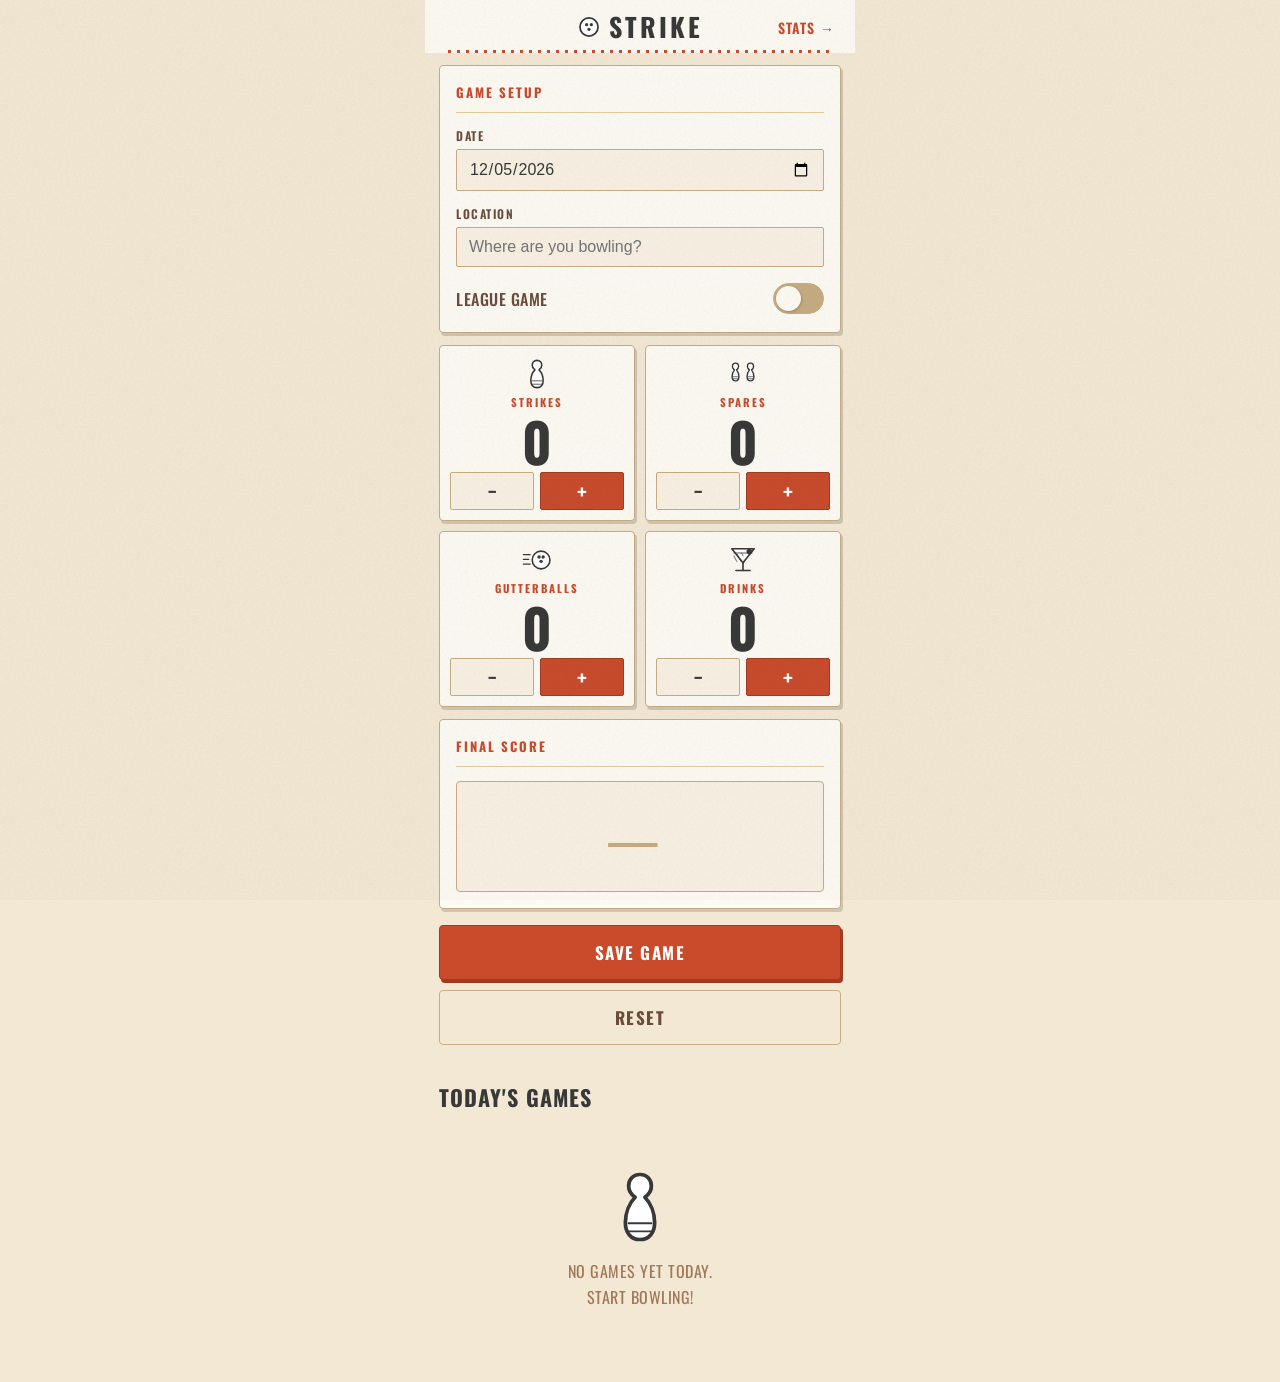
<file: index.html>
<!DOCTYPE html>
<html lang="en">
<head>
  <meta charset="UTF-8">
  <meta name="viewport" content="width=device-width, initial-scale=1, viewport-fit=cover">

  <!-- PWA / iOS home screen -->
  <meta name="apple-mobile-web-app-capable" content="yes">
  <meta name="apple-mobile-web-app-status-bar-style" content="default">
  <meta name="apple-mobile-web-app-title" content="Strike">
  <meta name="theme-color" content="#FDF8EE">
  <link rel="apple-touch-icon" href="./icon.svg">
  <link rel="manifest" href="./manifest.json">

  <!-- Fonts -->
  <link rel="preconnect" href="https://fonts.googleapis.com">
  <link rel="preconnect" href="https://fonts.gstatic.com" crossorigin>
  <link href="https://fonts.googleapis.com/css2?family=Oswald:wght@400;500;600;700&display=swap" rel="stylesheet">

  <link rel="stylesheet" href="./style.css">
  <title>Strike — Bowling Tracker</title>
</head>
<body>

<!-- ── Header ──────────────────────────────────────────── -->
<header class="app-header">
  <div class="app-header-top">
    <span class="nav-link" style="color:transparent;pointer-events:none" aria-hidden="true">·</span>
    <span class="app-title">
      <!-- Bowling ball mark -->
      <svg width="22" height="22" viewBox="0 0 28 28" fill="none" stroke="#383838" stroke-linecap="round" xmlns="http://www.w3.org/2000/svg" aria-hidden="true" style="flex-shrink:0">
        <circle cx="14" cy="14" r="11.5" fill="white" stroke-width="2.2"/>
        <circle cx="11" cy="11" r="2"    fill="#383838" stroke="none"/>
        <circle cx="17" cy="11" r="2"    fill="#383838" stroke="none"/>
        <circle cx="14" cy="17" r="2"    fill="#383838" stroke="none"/>
      </svg>
      Strike
    </span>
    <a href="./stats.html" class="nav-link">Stats →</a>
  </div>
  <div class="dot-rule"></div>
</header>

<!-- ── Main ────────────────────────────────────────────── -->
<main>

  <!-- Game Setup -->
  <div class="card">
    <div class="card-title">Game Setup</div>

    <div class="field">
      <label for="field-date">Date</label>
      <input type="date" id="field-date" autocomplete="off">
    </div>

    <div class="field">
      <label for="field-location">Location</label>
      <div class="field-location-wrap">
        <input type="text" id="field-location" placeholder="Where are you bowling?" autocomplete="off" autocapitalize="words">
        <div class="location-suggestions" id="location-suggestions" style="display:none"></div>
      </div>
    </div>

    <div class="field">
      <label class="toggle-row" for="field-league">
        <span class="toggle-row-label">League Game</span>
        <span class="toggle">
          <input type="checkbox" id="field-league">
          <span class="toggle-track"></span>
          <span class="toggle-thumb"></span>
        </span>
      </label>
    </div>
  </div>

  <!-- Counter Tiles -->
  <div class="counter-grid">

    <!-- STRIKES -->
    <div class="counter-tile">
      <div class="counter-tile-icon" aria-hidden="true">
        <!-- Single bowling pin -->
        <svg width="22" height="30" viewBox="0 0 32 44" fill="none" stroke="#383838" stroke-linecap="round" stroke-linejoin="round" xmlns="http://www.w3.org/2000/svg">
          <!-- Pin body: round head, narrow neck, wide body, stable base -->
          <path d="M16 2
            C20.5 2 23 5.5 23 9
            C23 12.5 21 14.5 19 16
            C22.5 19.5 25 25.5 25 31.5
            C25 38 21.5 42 16 42
            C10.5 42 7 38 7 31.5
            C7 25.5 9.5 19.5 13 16
            C11 14.5 9 12.5 9 9
            C9 5.5 11.5 2 16 2 Z"
            fill="white" stroke-width="2.3"/>
          <!-- Horizontal shading lines on lower body (vintage texture) -->
          <line x1="9"   y1="32" x2="23"  y2="32" stroke-width="1.1"/>
          <line x1="8.5" y1="37" x2="23.5" y2="37" stroke-width="1.1"/>
        </svg>
      </div>
      <div class="counter-tile-label">Strikes</div>
      <div class="counter-tile-value" id="cnt-strikes">0</div>
      <div class="counter-controls">
        <button class="counter-btn minus" onclick="decr('strikes')" aria-label="Remove strike">−</button>
        <button class="counter-btn plus"  onclick="incr('strikes')" aria-label="Add strike">+</button>
      </div>
    </div>

    <!-- SPARES -->
    <div class="counter-tile">
      <div class="counter-tile-icon" aria-hidden="true">
        <!-- Two pins side by side -->
        <svg width="30" height="26" viewBox="0 0 44 36" fill="none" stroke="#383838" stroke-linecap="round" stroke-linejoin="round" xmlns="http://www.w3.org/2000/svg">
          <!-- Left pin -->
          <path d="M11 2
            C14 2 15.5 4.5 15.5 7
            C15.5 9.5 14 11 12.5 12
            C14.5 14.5 16 18 16 21.5
            C16 25.5 14 28 11 28
            C8 28 6 25.5 6 21.5
            C6 18 7.5 14.5 9.5 12
            C8 11 6.5 9.5 6.5 7
            C6.5 4.5 8 2 11 2 Z"
            fill="white" stroke-width="2"/>
          <!-- Right pin -->
          <path d="M33 2
            C36 2 37.5 4.5 37.5 7
            C37.5 9.5 36 11 34.5 12
            C36.5 14.5 38 18 38 21.5
            C38 25.5 36 28 33 28
            C30 28 28 25.5 28 21.5
            C28 18 29.5 14.5 31.5 12
            C30 11 28.5 9.5 28.5 7
            C28.5 4.5 30 2 33 2 Z"
            fill="white" stroke-width="2"/>
          <!-- Shading lines left pin -->
          <line x1="6.5" y1="22" x2="15.5" y2="22" stroke-width="1"/>
          <line x1="6.5" y1="25" x2="15.5" y2="25" stroke-width="1"/>
          <!-- Shading lines right pin -->
          <line x1="28.5" y1="22" x2="37.5" y2="22" stroke-width="1"/>
          <line x1="28.5" y1="25" x2="37.5" y2="25" stroke-width="1"/>
        </svg>
      </div>
      <div class="counter-tile-label">Spares</div>
      <div class="counter-tile-value" id="cnt-spares">0</div>
      <div class="counter-controls">
        <button class="counter-btn minus" onclick="decr('spares')" aria-label="Remove spare">−</button>
        <button class="counter-btn plus"  onclick="incr('spares')" aria-label="Add spare">+</button>
      </div>
    </div>

    <!-- GUTTERBALLS -->
    <div class="counter-tile">
      <div class="counter-tile-icon" aria-hidden="true">
        <!-- Bowling ball with sideways motion lines (going into the gutter) -->
        <svg width="30" height="26" viewBox="0 0 44 36" fill="none" stroke="#383838" stroke-linecap="round" stroke-linejoin="round" xmlns="http://www.w3.org/2000/svg">
          <!-- Motion lines (left side — ball veered sideways) -->
          <line x1="2"  y1="10" x2="12" y2="10" stroke-width="1.8"/>
          <line x1="2"  y1="17" x2="10" y2="17" stroke-width="1.8"/>
          <line x1="2"  y1="24" x2="12" y2="24" stroke-width="1.8"/>
          <!-- Ball -->
          <circle cx="28" cy="18" r="13" fill="white" stroke-width="2.3"/>
          <!-- Finger holes (classic 3-hole bowling ball layout) -->
          <circle cx="25" cy="13.5" r="2.5" fill="#383838" stroke="none"/>
          <circle cx="31" cy="13.5" r="2.5" fill="#383838" stroke="none"/>
          <circle cx="28" cy="20"   r="2.5" fill="#383838" stroke="none"/>
        </svg>
      </div>
      <div class="counter-tile-label">Gutterballs</div>
      <div class="counter-tile-value" id="cnt-gutterballs">0</div>
      <div class="counter-controls">
        <button class="counter-btn minus" onclick="decr('gutterballs')" aria-label="Remove gutterball">−</button>
        <button class="counter-btn plus"  onclick="incr('gutterballs')" aria-label="Add gutterball">+</button>
      </div>
    </div>

    <!-- DRINKS -->
    <div class="counter-tile">
      <div class="counter-tile-icon" aria-hidden="true">
        <!-- Classic cocktail glass (martini style) with cherry — like Avondale's illustrations -->
        <svg width="26" height="28" viewBox="0 0 36 40" fill="none" stroke="#383838" stroke-linecap="round" stroke-linejoin="round" xmlns="http://www.w3.org/2000/svg">
          <!-- Cherry stem (drawn first, behind glass) -->
          <path d="M18 20 Q23 11 27 9" stroke-width="1.5" fill="none" stroke-linecap="round"/>
          <!-- Glass bowl: wide V shape -->
          <path d="M2 4 L34 4 L18 24 Z" fill="white" stroke-width="2.3" stroke-linejoin="round"/>
          <!-- Stem -->
          <line x1="18" y1="24" x2="18" y2="35" stroke-width="2.3"/>
          <!-- Base -->
          <line x1="8" y1="35" x2="28" y2="35" stroke-width="2.3"/>
          <!-- Liquid surface line inside bowl -->
          <line x1="5"  y1="10" x2="31" y2="10" stroke-width="1.1"/>
          <!-- Diagonal shading on lower half of bowl (vintage glass texture) -->
          <line x1="5"  y1="14" x2="9"  y2="22" stroke-width="1"/>
          <line x1="10" y1="12" x2="15" y2="22" stroke-width="1"/>
          <line x1="16" y1="10" x2="18" y2="14" stroke-width="1"/>
          <!-- Cherry (filled circle on rim) -->
          <circle cx="27" cy="8" r="4" fill="#383838" stroke="none"/>
        </svg>
      </div>
      <div class="counter-tile-label">Drinks</div>
      <div class="counter-tile-value" id="cnt-drinks">0</div>
      <div class="counter-controls">
        <button class="counter-btn minus" onclick="decr('drinks')" aria-label="Remove drink">−</button>
        <button class="counter-btn plus"  onclick="incr('drinks')" aria-label="Add drink">+</button>
      </div>
    </div>

  </div>

  <!-- Final Score -->
  <div class="card">
    <div class="card-title">Final Score</div>
    <input
      type="number"
      class="score-input"
      id="field-score"
      placeholder="—"
      min="0"
      max="300"
      inputmode="numeric"
      pattern="[0-9]*"
      autocomplete="off"
    >
  </div>

  <!-- Actions -->
  <div class="actions">
    <button class="btn btn-primary" id="save-btn" onclick="saveGame()">Save Game</button>
    <button class="btn btn-ghost" onclick="resetForm()">Reset</button>
  </div>

  <!-- Today's Games -->
  <div class="section-header">Today's Games</div>
  <div id="games-list"></div>

</main>

<div class="bottom-spacer"></div>

<script src="./app.js"></script>
<script>
'use strict';

// ── State ──────────────────────────────────────────────────────────────────

const counts = { strikes: 0, spares: 0, gutterballs: 0, drinks: 0 };

// ── Counter Actions ────────────────────────────────────────────────────────

function incr(key) {
  counts[key]++;
  document.getElementById('cnt-' + key).textContent = counts[key];
  persistDraft();
  if (navigator.vibrate) navigator.vibrate(8);
}

function decr(key) {
  if (counts[key] > 0) {
    counts[key]--;
    document.getElementById('cnt-' + key).textContent = counts[key];
    persistDraft();
  }
}

// ── Draft Persistence ──────────────────────────────────────────────────────
// Keeps in-progress game alive if you briefly close the app or take a call

function persistDraft() {
  DB.saveDraft({
    date:        document.getElementById('field-date').value,
    location:    document.getElementById('field-location').value,
    isLeague:    document.getElementById('field-league').checked,
    score:       document.getElementById('field-score').value,
    strikes:     counts.strikes,
    spares:      counts.spares,
    gutterballs: counts.gutterballs,
    drinks:      counts.drinks,
  });
}

function restoreDraft() {
  const draft = DB.getDraft();
  if (!draft) return;

  if (draft.date)     document.getElementById('field-date').value     = draft.date;
  if (draft.location) document.getElementById('field-location').value = draft.location;
  if (draft.isLeague) document.getElementById('field-league').checked = draft.isLeague;
  if (draft.score)    document.getElementById('field-score').value    = draft.score;

  ['strikes', 'spares', 'gutterballs', 'drinks'].forEach(k => {
    if (typeof draft[k] === 'number') {
      counts[k] = draft[k];
      document.getElementById('cnt-' + k).textContent = draft[k];
    }
  });
}

// ── Save Game ──────────────────────────────────────────────────────────────

function saveGame() {
  const date     = document.getElementById('field-date').value;
  const location = document.getElementById('field-location').value.trim();
  const scoreVal = document.getElementById('field-score').value;

  if (!date) {
    alert('Please enter a date for this game.');
    return;
  }

  const game = {
    id:          genId(),
    date,
    location:    location || 'Unknown Lanes',
    isLeague:    document.getElementById('field-league').checked,
    score:       scoreVal !== '' ? parseInt(scoreVal, 10) : null,
    strikes:     counts.strikes,
    spares:      counts.spares,
    gutterballs: counts.gutterballs,
    drinks:      counts.drinks,
    savedAt:     Date.now(),
  };

  DB.save(game);
  Locations.add(game.location); // save to recents
  DB.clearDraft();
  resetForm();
  renderTodayGames();
  flashSaved();
}

function flashSaved() {
  const btn = document.getElementById('save-btn');
  btn.textContent = '✓ Saved!';
  btn.classList.add('saved');
  setTimeout(() => {
    btn.textContent = 'Save Game';
    btn.classList.remove('saved');
  }, 1600);
}

// ── Reset Form ─────────────────────────────────────────────────────────────

function resetForm() {
  ['strikes', 'spares', 'gutterballs', 'drinks'].forEach(k => {
    counts[k] = 0;
    document.getElementById('cnt-' + k).textContent = '0';
  });
  document.getElementById('field-score').value    = '';
  document.getElementById('field-date').value     = todayISO();
  document.getElementById('field-location').value = '';
  document.getElementById('field-league').checked = false;
  DB.clearDraft();
}

// ── Delete Game ────────────────────────────────────────────────────────────

function deleteGame(id) {
  if (confirm('Delete this game?')) {
    DB.delete(id);
    renderTodayGames();
  }
}

// ── Render Today's Games ───────────────────────────────────────────────────

function renderTodayGames() {
  const container = document.getElementById('games-list');
  const today     = todayISO();
  const games     = DB.getAll().filter(g => g.date === today);

  if (!games.length) {
    container.innerHTML = `
      <div class="empty-state">
        <div class="empty-state-icon">
          <svg width="52" height="72" viewBox="0 0 32 44" fill="none" stroke="#383838" stroke-linecap="round" stroke-linejoin="round" xmlns="http://www.w3.org/2000/svg">
            <path d="M16 2 C20.5 2 23 5.5 23 9 C23 12.5 21 14.5 19 16 C22.5 19.5 25 25.5 25 31.5 C25 38 21.5 42 16 42 C10.5 42 7 38 7 31.5 C7 25.5 9.5 19.5 13 16 C11 14.5 9 12.5 9 9 C9 5.5 11.5 2 16 2 Z" fill="white" stroke-width="2.3"/>
            <line x1="9"   y1="32" x2="23"   y2="32" stroke-width="1.2"/>
            <line x1="8.5" y1="37" x2="23.5" y2="37" stroke-width="1.2"/>
          </svg>
        </div>
        <div class="empty-state-text">No games yet today.<br>Start bowling!</div>
      </div>`;
    return;
  }

  container.innerHTML = games.map(g => buildGameCard(g)).join('');
}

function buildGameCard(g) {
  const scoreDisplay = g.score !== null ? g.score : '—';
  const scoreCls     = g.score !== null ? '' : ' no-score';

  return `
    <div class="game-item">
      <div class="game-item-top">
        <div class="game-meta">
          <div class="game-location">${escHtml(g.location)}</div>
          <div class="game-date">${formatDate(g.date)}</div>
        </div>
        <div class="game-score-wrap">
          <div class="game-score${scoreCls}">${scoreDisplay}</div>
          <button class="delete-btn" onclick="deleteGame('${g.id}')" aria-label="Delete game">×</button>
        </div>
      </div>
      <div class="game-tags">
        ${g.isLeague
          ? '<span class="tag league">League</span>'
          : '<span class="tag">Casual</span>'}
      </div>
      <div class="game-stats-row">
        <div class="game-stat">
          <div class="game-stat-value">${g.strikes}</div>
          <div class="game-stat-label">Strikes</div>
        </div>
        <div class="game-stat">
          <div class="game-stat-value">${g.spares}</div>
          <div class="game-stat-label">Spares</div>
        </div>
        <div class="game-stat">
          <div class="game-stat-value">${g.gutterballs}</div>
          <div class="game-stat-label">Gutters</div>
        </div>
        <div class="game-stat">
          <div class="game-stat-value">${g.drinks}</div>
          <div class="game-stat-label">Drinks</div>
        </div>
      </div>
    </div>`;
}

// ── Location Autocomplete ──────────────────────────────────────────────────

(function () {
  const input   = () => document.getElementById('field-location');
  const dropdown = () => document.getElementById('location-suggestions');

  function showSuggestions(query) {
    const results = Locations.search(query);
    const el = dropdown();
    if (!results.length) { el.style.display = 'none'; return; }

    el.innerHTML = results.map(loc => `
      <div class="location-suggestion" data-loc="${escHtml(loc)}">
        <span class="location-suggestion-icon">↩</span>
        <span class="location-suggestion-text">${escHtml(loc)}</span>
      </div>`).join('');

    el.style.display = 'block';

    el.querySelectorAll('.location-suggestion').forEach(item => {
      // touchstart for snappy iOS response
      item.addEventListener('touchstart', () => {
        input().value = item.dataset.loc;
        el.style.display = 'none';
        persistDraft();
      }, { passive: true });
      item.addEventListener('mousedown', e => {
        e.preventDefault(); // prevent blur before click
        input().value = item.dataset.loc;
        el.style.display = 'none';
        persistDraft();
      });
    });
  }

  function initAutocomplete() {
    const inp = input();

    // Show recents on focus
    inp.addEventListener('focus', () => showSuggestions(inp.value));

    // Filter as user types
    inp.addEventListener('input', () => {
      showSuggestions(inp.value);
      persistDraft();
    });

    // Hide on blur (small delay so tap-to-select fires first)
    inp.addEventListener('blur', () => {
      setTimeout(() => { dropdown().style.display = 'none'; }, 150);
    });

    // Close on outside tap
    document.addEventListener('touchstart', e => {
      if (!e.target.closest('.field-location-wrap')) {
        dropdown().style.display = 'none';
      }
    }, { passive: true });
  }

  // Expose so saveGame() can call it after we have the final value
  window._initAutocomplete = initAutocomplete;
})();

// ── Init ───────────────────────────────────────────────────────────────────

function init() {
  document.getElementById('field-date').value = todayISO();
  restoreDraft();

  ['field-date', 'field-score'].forEach(id => {
    document.getElementById(id).addEventListener('input', persistDraft);
  });
  document.getElementById('field-league').addEventListener('change', persistDraft);

  window._initAutocomplete();
  renderTodayGames();
}

init();
</script>

</body>
</html>
</file>
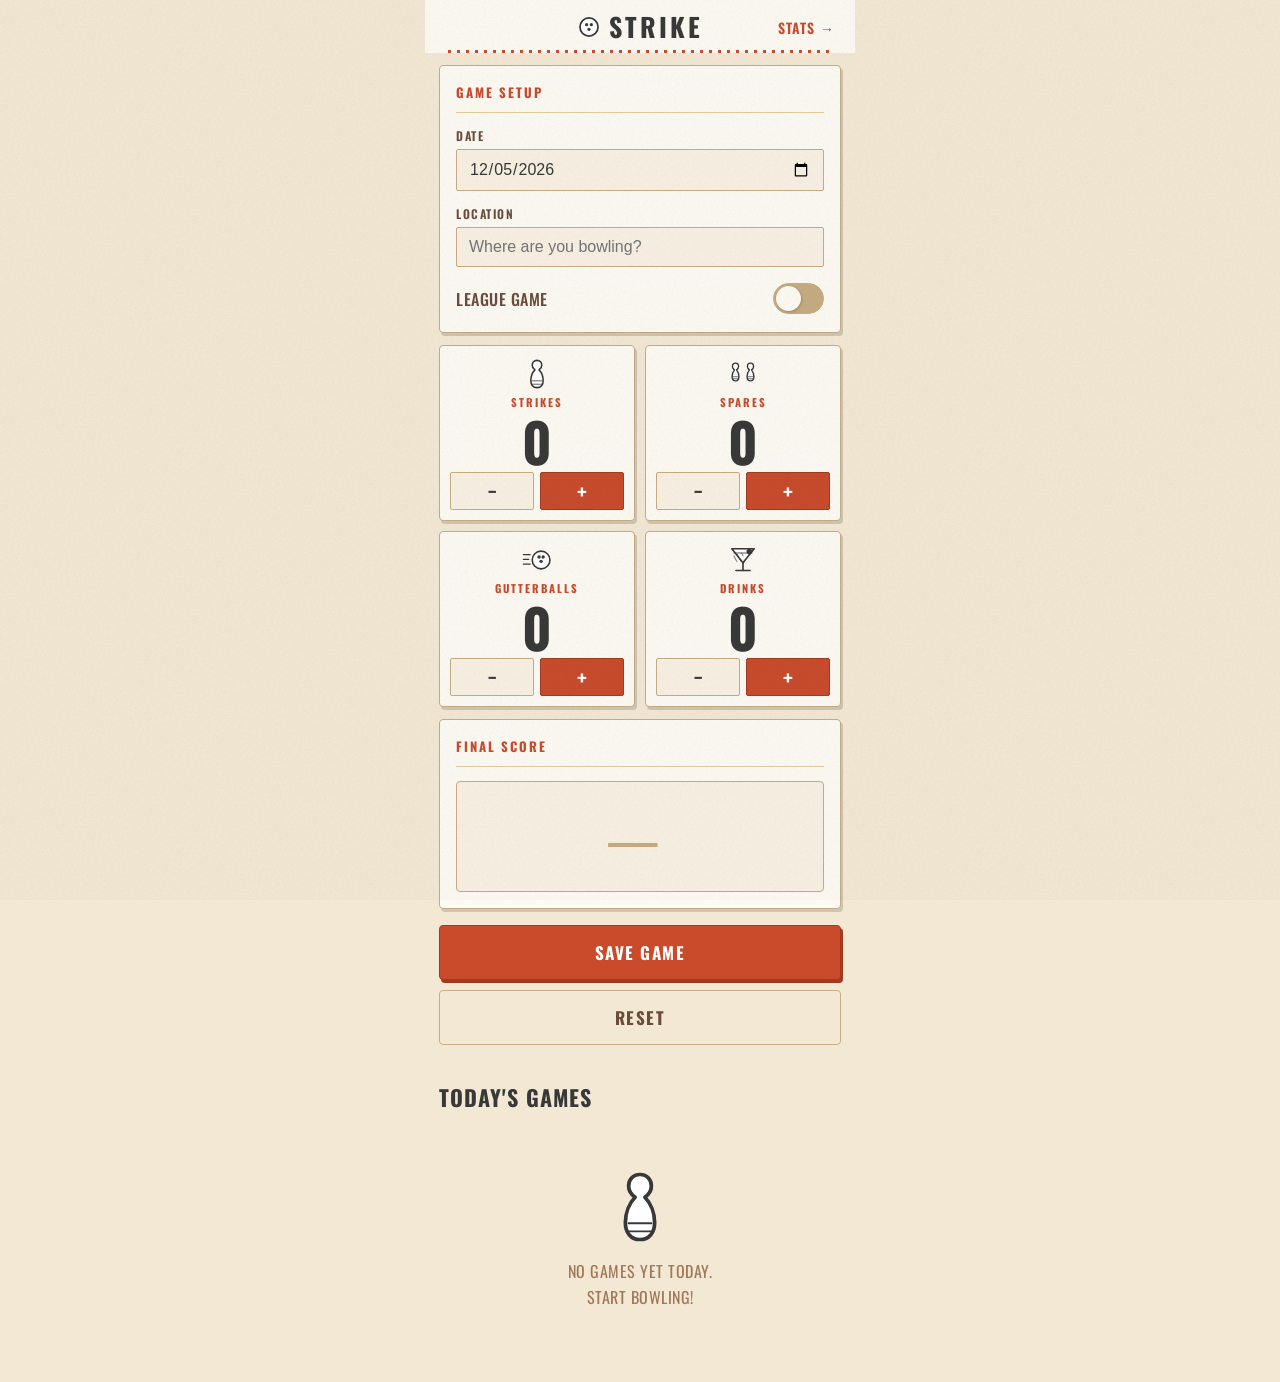
<file: bowling-tracker/index.html>
<!DOCTYPE html>
<html lang="en">
<head>
  <meta charset="UTF-8">
  <meta name="viewport" content="width=device-width, initial-scale=1, viewport-fit=cover">

  <!-- PWA / iOS home screen -->
  <meta name="apple-mobile-web-app-capable" content="yes">
  <meta name="apple-mobile-web-app-status-bar-style" content="default">
  <meta name="apple-mobile-web-app-title" content="Strike">
  <meta name="theme-color" content="#FDF8EE">
  <link rel="apple-touch-icon" href="./icon.svg">
  <link rel="manifest" href="./manifest.json">

  <!-- Fonts -->
  <link rel="preconnect" href="https://fonts.googleapis.com">
  <link rel="preconnect" href="https://fonts.gstatic.com" crossorigin>
  <link href="https://fonts.googleapis.com/css2?family=Oswald:wght@400;500;600;700&display=swap" rel="stylesheet">

  <link rel="stylesheet" href="./style.css">
  <title>Strike — Bowling Tracker</title>
</head>
<body>

<!-- ── Header ──────────────────────────────────────────── -->
<header class="app-header">
  <div class="app-header-top">
    <span class="nav-link" style="color:transparent;pointer-events:none" aria-hidden="true">·</span>
    <span class="app-title">
      <!-- Bowling ball mark -->
      <svg width="22" height="22" viewBox="0 0 28 28" fill="none" stroke="#383838" stroke-linecap="round" xmlns="http://www.w3.org/2000/svg" aria-hidden="true" style="flex-shrink:0">
        <circle cx="14" cy="14" r="11.5" fill="white" stroke-width="2.2"/>
        <circle cx="11" cy="11" r="2"    fill="#383838" stroke="none"/>
        <circle cx="17" cy="11" r="2"    fill="#383838" stroke="none"/>
        <circle cx="14" cy="17" r="2"    fill="#383838" stroke="none"/>
      </svg>
      Strike
    </span>
    <a href="./stats.html" class="nav-link">Stats →</a>
  </div>
  <div class="dot-rule"></div>
</header>

<!-- ── Main ────────────────────────────────────────────── -->
<main>

  <!-- Game Setup -->
  <div class="card">
    <div class="card-title">Game Setup</div>

    <div class="field">
      <label for="field-date">Date</label>
      <input type="date" id="field-date" autocomplete="off">
    </div>

    <div class="field">
      <label for="field-location">Location</label>
      <input type="text" id="field-location" placeholder="Where are you bowling?" autocomplete="off" autocapitalize="words">
    </div>

    <div class="field">
      <label class="toggle-row" for="field-league">
        <span class="toggle-row-label">League Game</span>
        <span class="toggle">
          <input type="checkbox" id="field-league">
          <span class="toggle-track"></span>
          <span class="toggle-thumb"></span>
        </span>
      </label>
    </div>
  </div>

  <!-- Counter Tiles -->
  <div class="counter-grid">

    <!-- STRIKES -->
    <div class="counter-tile">
      <div class="counter-tile-icon" aria-hidden="true">
        <!-- Single bowling pin -->
        <svg width="22" height="30" viewBox="0 0 32 44" fill="none" stroke="#383838" stroke-linecap="round" stroke-linejoin="round" xmlns="http://www.w3.org/2000/svg">
          <!-- Pin body: round head, narrow neck, wide body, stable base -->
          <path d="M16 2
            C20.5 2 23 5.5 23 9
            C23 12.5 21 14.5 19 16
            C22.5 19.5 25 25.5 25 31.5
            C25 38 21.5 42 16 42
            C10.5 42 7 38 7 31.5
            C7 25.5 9.5 19.5 13 16
            C11 14.5 9 12.5 9 9
            C9 5.5 11.5 2 16 2 Z"
            fill="white" stroke-width="2.3"/>
          <!-- Horizontal shading lines on lower body (vintage texture) -->
          <line x1="9"   y1="32" x2="23"  y2="32" stroke-width="1.1"/>
          <line x1="8.5" y1="37" x2="23.5" y2="37" stroke-width="1.1"/>
        </svg>
      </div>
      <div class="counter-tile-label">Strikes</div>
      <div class="counter-tile-value" id="cnt-strikes">0</div>
      <div class="counter-controls">
        <button class="counter-btn minus" onclick="decr('strikes')" aria-label="Remove strike">−</button>
        <button class="counter-btn plus"  onclick="incr('strikes')" aria-label="Add strike">+</button>
      </div>
    </div>

    <!-- SPARES -->
    <div class="counter-tile">
      <div class="counter-tile-icon" aria-hidden="true">
        <!-- Two pins side by side -->
        <svg width="30" height="26" viewBox="0 0 44 36" fill="none" stroke="#383838" stroke-linecap="round" stroke-linejoin="round" xmlns="http://www.w3.org/2000/svg">
          <!-- Left pin -->
          <path d="M11 2
            C14 2 15.5 4.5 15.5 7
            C15.5 9.5 14 11 12.5 12
            C14.5 14.5 16 18 16 21.5
            C16 25.5 14 28 11 28
            C8 28 6 25.5 6 21.5
            C6 18 7.5 14.5 9.5 12
            C8 11 6.5 9.5 6.5 7
            C6.5 4.5 8 2 11 2 Z"
            fill="white" stroke-width="2"/>
          <!-- Right pin -->
          <path d="M33 2
            C36 2 37.5 4.5 37.5 7
            C37.5 9.5 36 11 34.5 12
            C36.5 14.5 38 18 38 21.5
            C38 25.5 36 28 33 28
            C30 28 28 25.5 28 21.5
            C28 18 29.5 14.5 31.5 12
            C30 11 28.5 9.5 28.5 7
            C28.5 4.5 30 2 33 2 Z"
            fill="white" stroke-width="2"/>
          <!-- Shading lines left pin -->
          <line x1="6.5" y1="22" x2="15.5" y2="22" stroke-width="1"/>
          <line x1="6.5" y1="25" x2="15.5" y2="25" stroke-width="1"/>
          <!-- Shading lines right pin -->
          <line x1="28.5" y1="22" x2="37.5" y2="22" stroke-width="1"/>
          <line x1="28.5" y1="25" x2="37.5" y2="25" stroke-width="1"/>
        </svg>
      </div>
      <div class="counter-tile-label">Spares</div>
      <div class="counter-tile-value" id="cnt-spares">0</div>
      <div class="counter-controls">
        <button class="counter-btn minus" onclick="decr('spares')" aria-label="Remove spare">−</button>
        <button class="counter-btn plus"  onclick="incr('spares')" aria-label="Add spare">+</button>
      </div>
    </div>

    <!-- GUTTERBALLS -->
    <div class="counter-tile">
      <div class="counter-tile-icon" aria-hidden="true">
        <!-- Bowling ball with sideways motion lines (going into the gutter) -->
        <svg width="30" height="26" viewBox="0 0 44 36" fill="none" stroke="#383838" stroke-linecap="round" stroke-linejoin="round" xmlns="http://www.w3.org/2000/svg">
          <!-- Motion lines (left side — ball veered sideways) -->
          <line x1="2"  y1="10" x2="12" y2="10" stroke-width="1.8"/>
          <line x1="2"  y1="17" x2="10" y2="17" stroke-width="1.8"/>
          <line x1="2"  y1="24" x2="12" y2="24" stroke-width="1.8"/>
          <!-- Ball -->
          <circle cx="28" cy="18" r="13" fill="white" stroke-width="2.3"/>
          <!-- Finger holes (classic 3-hole bowling ball layout) -->
          <circle cx="25" cy="13.5" r="2.5" fill="#383838" stroke="none"/>
          <circle cx="31" cy="13.5" r="2.5" fill="#383838" stroke="none"/>
          <circle cx="28" cy="20"   r="2.5" fill="#383838" stroke="none"/>
        </svg>
      </div>
      <div class="counter-tile-label">Gutterballs</div>
      <div class="counter-tile-value" id="cnt-gutterballs">0</div>
      <div class="counter-controls">
        <button class="counter-btn minus" onclick="decr('gutterballs')" aria-label="Remove gutterball">−</button>
        <button class="counter-btn plus"  onclick="incr('gutterballs')" aria-label="Add gutterball">+</button>
      </div>
    </div>

    <!-- DRINKS -->
    <div class="counter-tile">
      <div class="counter-tile-icon" aria-hidden="true">
        <!-- Classic cocktail glass (martini style) with cherry — like Avondale's illustrations -->
        <svg width="26" height="28" viewBox="0 0 36 40" fill="none" stroke="#383838" stroke-linecap="round" stroke-linejoin="round" xmlns="http://www.w3.org/2000/svg">
          <!-- Cherry stem (drawn first, behind glass) -->
          <path d="M18 20 Q23 11 27 9" stroke-width="1.5" fill="none" stroke-linecap="round"/>
          <!-- Glass bowl: wide V shape -->
          <path d="M2 4 L34 4 L18 24 Z" fill="white" stroke-width="2.3" stroke-linejoin="round"/>
          <!-- Stem -->
          <line x1="18" y1="24" x2="18" y2="35" stroke-width="2.3"/>
          <!-- Base -->
          <line x1="8" y1="35" x2="28" y2="35" stroke-width="2.3"/>
          <!-- Liquid surface line inside bowl -->
          <line x1="5"  y1="10" x2="31" y2="10" stroke-width="1.1"/>
          <!-- Diagonal shading on lower half of bowl (vintage glass texture) -->
          <line x1="5"  y1="14" x2="9"  y2="22" stroke-width="1"/>
          <line x1="10" y1="12" x2="15" y2="22" stroke-width="1"/>
          <line x1="16" y1="10" x2="18" y2="14" stroke-width="1"/>
          <!-- Cherry (filled circle on rim) -->
          <circle cx="27" cy="8" r="4" fill="#383838" stroke="none"/>
        </svg>
      </div>
      <div class="counter-tile-label">Drinks</div>
      <div class="counter-tile-value" id="cnt-drinks">0</div>
      <div class="counter-controls">
        <button class="counter-btn minus" onclick="decr('drinks')" aria-label="Remove drink">−</button>
        <button class="counter-btn plus"  onclick="incr('drinks')" aria-label="Add drink">+</button>
      </div>
    </div>

  </div>

  <!-- Final Score -->
  <div class="card">
    <div class="card-title">Final Score</div>
    <input
      type="number"
      class="score-input"
      id="field-score"
      placeholder="—"
      min="0"
      max="300"
      inputmode="numeric"
      pattern="[0-9]*"
      autocomplete="off"
    >
  </div>

  <!-- Actions -->
  <div class="actions">
    <button class="btn btn-primary" id="save-btn" onclick="saveGame()">Save Game</button>
    <button class="btn btn-ghost" onclick="resetForm()">Reset</button>
  </div>

  <!-- Today's Games -->
  <div class="section-header">Today's Games</div>
  <div id="games-list"></div>

</main>

<div class="bottom-spacer"></div>

<script src="./app.js"></script>
<script>
'use strict';

// ── State ──────────────────────────────────────────────────────────────────

const counts = { strikes: 0, spares: 0, gutterballs: 0, drinks: 0 };

// ── Counter Actions ────────────────────────────────────────────────────────

function incr(key) {
  counts[key]++;
  document.getElementById('cnt-' + key).textContent = counts[key];
  persistDraft();
  if (navigator.vibrate) navigator.vibrate(8);
}

function decr(key) {
  if (counts[key] > 0) {
    counts[key]--;
    document.getElementById('cnt-' + key).textContent = counts[key];
    persistDraft();
  }
}

// ── Draft Persistence ──────────────────────────────────────────────────────
// Keeps in-progress game alive if you briefly close the app or take a call

function persistDraft() {
  DB.saveDraft({
    date:        document.getElementById('field-date').value,
    location:    document.getElementById('field-location').value,
    isLeague:    document.getElementById('field-league').checked,
    score:       document.getElementById('field-score').value,
    strikes:     counts.strikes,
    spares:      counts.spares,
    gutterballs: counts.gutterballs,
    drinks:      counts.drinks,
  });
}

function restoreDraft() {
  const draft = DB.getDraft();
  if (!draft) return;

  if (draft.date)     document.getElementById('field-date').value     = draft.date;
  if (draft.location) document.getElementById('field-location').value = draft.location;
  if (draft.isLeague) document.getElementById('field-league').checked = draft.isLeague;
  if (draft.score)    document.getElementById('field-score').value    = draft.score;

  ['strikes', 'spares', 'gutterballs', 'drinks'].forEach(k => {
    if (typeof draft[k] === 'number') {
      counts[k] = draft[k];
      document.getElementById('cnt-' + k).textContent = draft[k];
    }
  });
}

// ── Save Game ──────────────────────────────────────────────────────────────

function saveGame() {
  const date     = document.getElementById('field-date').value;
  const location = document.getElementById('field-location').value.trim();
  const scoreVal = document.getElementById('field-score').value;

  if (!date) {
    alert('Please enter a date for this game.');
    return;
  }

  const game = {
    id:          genId(),
    date,
    location:    location || 'Unknown Lanes',
    isLeague:    document.getElementById('field-league').checked,
    score:       scoreVal !== '' ? parseInt(scoreVal, 10) : null,
    strikes:     counts.strikes,
    spares:      counts.spares,
    gutterballs: counts.gutterballs,
    drinks:      counts.drinks,
    savedAt:     Date.now(),
  };

  DB.save(game);
  DB.clearDraft();
  resetForm();
  renderTodayGames();
  flashSaved();
}

function flashSaved() {
  const btn = document.getElementById('save-btn');
  btn.textContent = '✓ Saved!';
  btn.classList.add('saved');
  setTimeout(() => {
    btn.textContent = 'Save Game';
    btn.classList.remove('saved');
  }, 1600);
}

// ── Reset Form ─────────────────────────────────────────────────────────────

function resetForm() {
  ['strikes', 'spares', 'gutterballs', 'drinks'].forEach(k => {
    counts[k] = 0;
    document.getElementById('cnt-' + k).textContent = '0';
  });
  document.getElementById('field-score').value    = '';
  document.getElementById('field-date').value     = todayISO();
  document.getElementById('field-location').value = '';
  document.getElementById('field-league').checked = false;
  DB.clearDraft();
}

// ── Delete Game ────────────────────────────────────────────────────────────

function deleteGame(id) {
  if (confirm('Delete this game?')) {
    DB.delete(id);
    renderTodayGames();
  }
}

// ── Render Today's Games ───────────────────────────────────────────────────

function renderTodayGames() {
  const container = document.getElementById('games-list');
  const today     = todayISO();
  const games     = DB.getAll().filter(g => g.date === today);

  if (!games.length) {
    container.innerHTML = `
      <div class="empty-state">
        <div class="empty-state-icon">
          <svg width="52" height="72" viewBox="0 0 32 44" fill="none" stroke="#383838" stroke-linecap="round" stroke-linejoin="round" xmlns="http://www.w3.org/2000/svg">
            <path d="M16 2 C20.5 2 23 5.5 23 9 C23 12.5 21 14.5 19 16 C22.5 19.5 25 25.5 25 31.5 C25 38 21.5 42 16 42 C10.5 42 7 38 7 31.5 C7 25.5 9.5 19.5 13 16 C11 14.5 9 12.5 9 9 C9 5.5 11.5 2 16 2 Z" fill="white" stroke-width="2.3"/>
            <line x1="9"   y1="32" x2="23"   y2="32" stroke-width="1.2"/>
            <line x1="8.5" y1="37" x2="23.5" y2="37" stroke-width="1.2"/>
          </svg>
        </div>
        <div class="empty-state-text">No games yet today.<br>Start bowling!</div>
      </div>`;
    return;
  }

  container.innerHTML = games.map(g => buildGameCard(g)).join('');
}

function buildGameCard(g) {
  const scoreDisplay = g.score !== null ? g.score : '—';
  const scoreCls     = g.score !== null ? '' : ' no-score';

  return `
    <div class="game-item">
      <div class="game-item-top">
        <div class="game-meta">
          <div class="game-location">${escHtml(g.location)}</div>
          <div class="game-date">${formatDate(g.date)}</div>
        </div>
        <div class="game-score-wrap">
          <div class="game-score${scoreCls}">${scoreDisplay}</div>
          <button class="delete-btn" onclick="deleteGame('${g.id}')" aria-label="Delete game">×</button>
        </div>
      </div>
      <div class="game-tags">
        ${g.isLeague
          ? '<span class="tag league">League</span>'
          : '<span class="tag">Casual</span>'}
      </div>
      <div class="game-stats-row">
        <div class="game-stat">
          <div class="game-stat-value">${g.strikes}</div>
          <div class="game-stat-label">Strikes</div>
        </div>
        <div class="game-stat">
          <div class="game-stat-value">${g.spares}</div>
          <div class="game-stat-label">Spares</div>
        </div>
        <div class="game-stat">
          <div class="game-stat-value">${g.gutterballs}</div>
          <div class="game-stat-label">Gutters</div>
        </div>
        <div class="game-stat">
          <div class="game-stat-value">${g.drinks}</div>
          <div class="game-stat-label">Drinks</div>
        </div>
      </div>
    </div>`;
}

// ── Init ───────────────────────────────────────────────────────────────────

function init() {
  document.getElementById('field-date').value = todayISO();
  restoreDraft();

  ['field-date', 'field-location', 'field-score'].forEach(id => {
    document.getElementById(id).addEventListener('input', persistDraft);
  });
  document.getElementById('field-league').addEventListener('change', persistDraft);

  renderTodayGames();
}

init();
</script>

</body>
</html>
</file>
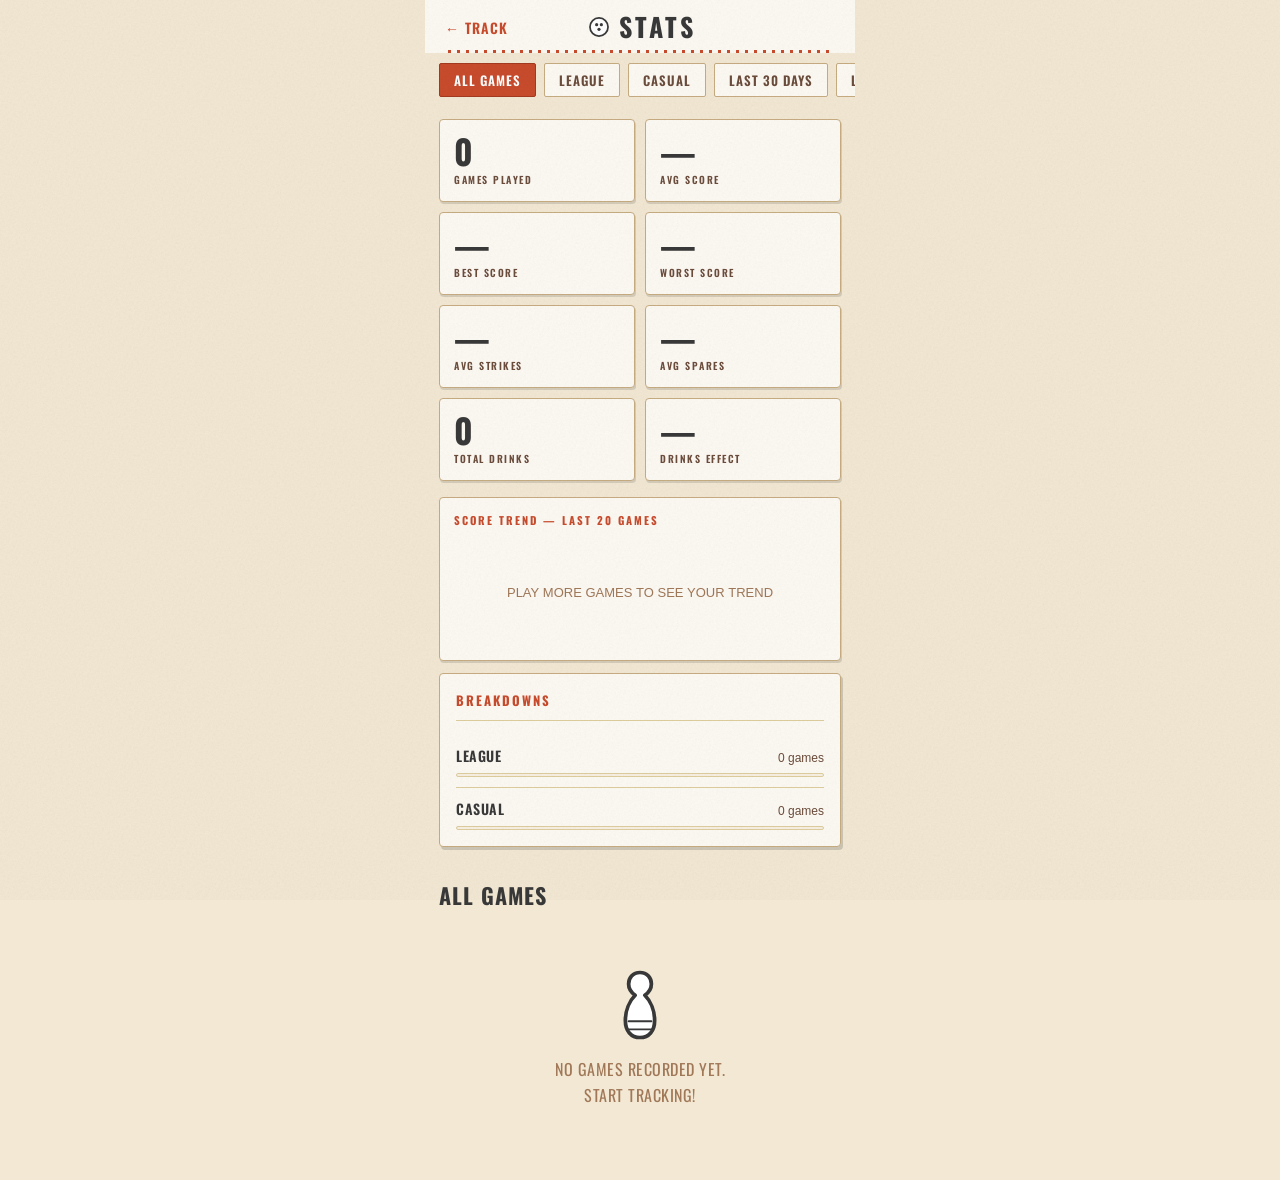
<file: stats.html>
<!DOCTYPE html>
<html lang="en">
<head>
  <meta charset="UTF-8">
  <meta name="viewport" content="width=device-width, initial-scale=1, viewport-fit=cover">

  <!-- PWA / iOS home screen -->
  <meta name="apple-mobile-web-app-capable" content="yes">
  <meta name="apple-mobile-web-app-status-bar-style" content="default">
  <meta name="apple-mobile-web-app-title" content="Strike">
  <meta name="theme-color" content="#FDF8EE">
  <link rel="apple-touch-icon" href="./icon.svg">
  <link rel="manifest" href="./manifest.json">

  <!-- Fonts -->
  <link rel="preconnect" href="https://fonts.googleapis.com">
  <link rel="preconnect" href="https://fonts.gstatic.com" crossorigin>
  <link href="https://fonts.googleapis.com/css2?family=Oswald:wght@400;500;600;700&display=swap" rel="stylesheet">

  <link rel="stylesheet" href="./style.css">
  <title>Stats — Strike</title>
</head>
<body>

<!-- ── Header ──────────────────────────────────────────── -->
<header class="app-header">
  <div class="app-header-top">
    <a href="./index.html" class="nav-link">← Track</a>
    <span class="app-title">
      <svg width="22" height="22" viewBox="0 0 28 28" fill="none" stroke="#383838" stroke-linecap="round" xmlns="http://www.w3.org/2000/svg" aria-hidden="true" style="flex-shrink:0">
        <circle cx="14" cy="14" r="11.5" fill="white" stroke-width="2.2"/>
        <circle cx="11" cy="11" r="2"    fill="#383838" stroke="none"/>
        <circle cx="17" cy="11" r="2"    fill="#383838" stroke="none"/>
        <circle cx="14" cy="17" r="2"    fill="#383838" stroke="none"/>
      </svg>
      Stats
    </span>
    <span class="nav-link" style="color:transparent;pointer-events:none" aria-hidden="true">·</span>
  </div>
  <div class="dot-rule"></div>
</header>

<!-- ── Main ────────────────────────────────────────────── -->
<main>

  <!-- Filter Bar -->
  <div class="filter-bar">
    <button class="filter-chip active" onclick="setFilter('all',    this)">All Games</button>
    <button class="filter-chip"        onclick="setFilter('league', this)">League</button>
    <button class="filter-chip"        onclick="setFilter('casual', this)">Casual</button>
    <button class="filter-chip"        onclick="setFilter('30d',    this)">Last 30 Days</button>
    <button class="filter-chip"        onclick="setFilter('7d',     this)">Last 7 Days</button>
  </div>

  <!-- Summary Stat Cards -->
  <div class="stat-cards" id="stat-cards"><!-- JS --></div>

  <!-- Score Trend Chart -->
  <div class="chart-container">
    <div class="chart-title">Score Trend — Last 20 Games</div>
    <canvas class="chart-canvas" id="score-chart"></canvas>
  </div>

  <!-- Breakdowns -->
  <div class="card" id="breakdown-card">
    <div class="card-title">Breakdowns</div>
    <div id="breakdown-content"><!-- JS --></div>
  </div>

  <!-- Game History -->
  <div class="stats-header-row">
    <span class="stats-header-title" id="history-title">All Games</span>
    <span class="stats-header-sub"   id="history-sub"></span>
  </div>
  <div id="history-list"><!-- JS --></div>

</main>

<div class="bottom-spacer"></div>

<script src="./app.js"></script>
<script>
'use strict';

// ── Filter State ───────────────────────────────────────────────────────────

let currentFilter = 'all';

function setFilter(filter, btn) {
  currentFilter = filter;
  document.querySelectorAll('.filter-chip').forEach(c => c.classList.remove('active'));
  btn.classList.add('active');
  render();
}

function getFiltered() {
  const all = DB.getAll();

  function cutoffISO(days) {
    const d = new Date();
    d.setDate(d.getDate() - days);
    return `${d.getFullYear()}-${String(d.getMonth()+1).padStart(2,'0')}-${String(d.getDate()).padStart(2,'0')}`;
  }

  switch (currentFilter) {
    case 'league': return all.filter(g => g.isLeague);
    case 'casual': return all.filter(g => !g.isLeague);
    case '30d':    return all.filter(g => g.date >= cutoffISO(30));
    case '7d':     return all.filter(g => g.date >= cutoffISO(7));
    default:       return all;
  }
}

// ── Render ─────────────────────────────────────────────────────────────────

function render() {
  const games = getFiltered();
  renderSummary(games);
  renderChart(games);
  renderBreakdowns(games);
  renderHistory(games);
}

// ── Summary Cards ──────────────────────────────────────────────────────────

function renderSummary(games) {
  const scored  = games.filter(g => g.score !== null);
  const scores  = scored.map(g => g.score);
  const n       = games.length;

  const totalGames   = n;
  const avgScore     = scores.length ? Math.round(avg(scores))               : '—';
  const bestScore    = scores.length ? Math.max(...scores)                   : '—';
  const worstScore   = scores.length ? Math.min(...scores)                   : '—';
  const avgStrikes   = n ? avg(games.map(g => g.strikes)).toFixed(1)         : '—';
  const avgSpares    = n ? avg(games.map(g => g.spares)).toFixed(1)          : '—';
  const totalDrinks  = games.reduce((s, g) => s + (g.drinks || 0), 0);
  const drinksEffect = calcDrinksEffect(games);

  document.getElementById('stat-cards').innerHTML = `
    ${statCard(totalGames,   'Games Played')}
    ${statCard(avgScore,     'Avg Score')}
    ${statCard(bestScore,    'Best Score')}
    ${statCard(worstScore,   'Worst Score')}
    ${statCard(avgStrikes,   'Avg Strikes')}
    ${statCard(avgSpares,    'Avg Spares')}
    ${statCard(totalDrinks,  'Total Drinks')}
    ${statCard(drinksEffect, 'Drinks Effect', true)}
  `;
}

function statCard(value, label, isDrinksEffect) {
  let cls = '';
  if (isDrinksEffect && typeof value === 'string' && value !== '—') {
    cls = value.startsWith('+') ? ' effect-positive' : ' effect-negative';
  }
  return `
    <div class="stat-card">
      <div class="stat-card-value${cls}">${value}</div>
      <div class="stat-card-label">${label}</div>
    </div>`;
}

function calcDrinksEffect(games) {
  const scored = games.filter(g => g.score !== null && typeof g.drinks === 'number');
  if (scored.length < 4) return '—';
  const sober    = scored.filter(g => g.drinks === 0);
  const drinking = scored.filter(g => g.drinks > 0);
  if (!sober.length || !drinking.length) return '—';
  const diff = Math.round(avg(drinking.map(g => g.score)) - avg(sober.map(g => g.score)));
  return diff >= 0 ? `+${diff}` : `${diff}`;
}

// ── Score Trend Chart ──────────────────────────────────────────────────────

function renderChart(games) {
  const canvas = document.getElementById('score-chart');
  if (!canvas) return;

  const dpr = window.devicePixelRatio || 1;
  const cw  = canvas.parentElement.clientWidth - 28;
  const ch  = 110;

  canvas.width  = cw * dpr;
  canvas.height = ch * dpr;
  canvas.style.width  = cw + 'px';
  canvas.style.height = ch + 'px';

  const ctx = canvas.getContext('2d');
  ctx.scale(dpr, dpr);
  ctx.clearRect(0, 0, cw, ch);

  // Take last 20 scored games, oldest → newest
  const scored = [...games]
    .filter(g => g.score !== null)
    .sort((a, b) => a.date.localeCompare(b.date) || a.savedAt - b.savedAt)
    .slice(-20);

  if (scored.length < 2) {
    ctx.fillStyle = '#A07858';
    ctx.font = `13px 'Oswald', 'Impact', Arial, sans-serif`;
    ctx.textAlign = 'center';
    ctx.textBaseline = 'middle';
    ctx.fillText('PLAY MORE GAMES TO SEE YOUR TREND', cw / 2, ch / 2);
    return;
  }

  const scores = scored.map(g => g.score);
  const minS   = Math.min(...scores);
  const maxS   = Math.max(...scores);
  const range  = maxS - minS || 20;

  const pad = { top: 8, right: 8, bottom: 26, left: 34 };
  const W   = cw - pad.left - pad.right;
  const H   = ch - pad.top  - pad.bottom;

  const xOf = i => pad.left + (i / (scores.length - 1)) * W;
  const yOf = s => pad.top  + H - ((s - minS) / range) * H;

  // Y axis grid lines
  [0, 0.5, 1].forEach(t => {
    const y   = pad.top + H * (1 - t);
    const val = Math.round(minS + t * range);

    ctx.strokeStyle = '#D9BF8A';
    ctx.lineWidth   = 1;
    ctx.beginPath();
    ctx.moveTo(pad.left, y);
    ctx.lineTo(cw - pad.right, y);
    ctx.stroke();

    ctx.fillStyle    = '#A07858';
    ctx.font         = `10px 'Oswald', Arial, sans-serif`;
    ctx.textAlign    = 'right';
    ctx.textBaseline = 'middle';
    ctx.fillText(val, pad.left - 4, y);
  });

  // Filled area
  ctx.beginPath();
  scores.forEach((s, i) => {
    i === 0 ? ctx.moveTo(xOf(i), yOf(s)) : ctx.lineTo(xOf(i), yOf(s));
  });
  ctx.lineTo(xOf(scores.length - 1), pad.top + H);
  ctx.lineTo(pad.left, pad.top + H);
  ctx.closePath();
  ctx.fillStyle = 'rgba(201,75,44,0.12)';
  ctx.fill();

  // Line
  ctx.beginPath();
  ctx.strokeStyle = '#C94B2C';
  ctx.lineWidth   = 2.5;
  ctx.lineJoin    = 'round';
  ctx.lineCap     = 'round';
  scores.forEach((s, i) => {
    i === 0 ? ctx.moveTo(xOf(i), yOf(s)) : ctx.lineTo(xOf(i), yOf(s));
  });
  ctx.stroke();

  // Data point dots
  scores.forEach((s, i) => {
    ctx.beginPath();
    ctx.arc(xOf(i), yOf(s), 3, 0, Math.PI * 2);
    ctx.fillStyle = '#C94B2C';
    ctx.fill();
    ctx.strokeStyle = '#FDF8EE';
    ctx.lineWidth = 1.5;
    ctx.stroke();
  });

  // Date labels
  ctx.fillStyle    = '#A07858';
  ctx.font         = `10px 'Oswald', Arial, sans-serif`;
  ctx.textBaseline = 'bottom';
  ctx.textAlign    = 'left';
  ctx.fillText(scored[0].date.slice(5), pad.left, ch - 2);
  ctx.textAlign = 'right';
  ctx.fillText(scored[scored.length - 1].date.slice(5), cw - pad.right, ch - 2);
}

// ── Breakdowns ─────────────────────────────────────────────────────────────

function renderBreakdowns(games) {
  const n = games.length || 1;

  const league = games.filter(g => g.isLeague);
  const casual = games.filter(g => !g.isLeague);
  const lScores = league.filter(g => g.score !== null).map(g => g.score);
  const cScores = casual.filter(g => g.score !== null).map(g => g.score);

  // Top locations by games played
  const locMap = {};
  games.forEach(g => {
    const loc = g.location || 'Unknown Lanes';
    if (!locMap[loc]) locMap[loc] = { count: 0, scores: [] };
    locMap[loc].count++;
    if (g.score !== null) locMap[loc].scores.push(g.score);
  });
  const locs = Object.entries(locMap)
    .sort((a, b) => b[1].count - a[1].count)
    .slice(0, 5);
  const maxLocCount = locs[0]?.[1].count || 1;

  function breakdownItem(name, count, scores, maxCount) {
    const pct    = Math.round((count / maxCount) * 100);
    const avgStr = scores.length
      ? `${count} game${count !== 1 ? 's' : ''} · avg ${Math.round(avg(scores))}`
      : `${count} game${count !== 1 ? 's' : ''}`;
    return `
      <div class="breakdown-item">
        <div class="breakdown-header">
          <span class="breakdown-name">${escHtml(name)}</span>
          <span class="breakdown-meta">${avgStr}</span>
        </div>
        <div class="breakdown-track">
          <div class="breakdown-fill" style="width:${pct}%"></div>
        </div>
      </div>`;
  }

  document.getElementById('breakdown-content').innerHTML = `
    ${breakdownItem('League', league.length, lScores, n)}
    ${breakdownItem('Casual', casual.length, cScores, n)}
    ${locs.map(([loc, d]) => breakdownItem(loc, d.count, d.scores, maxLocCount)).join('')}
  `;
}

// ── Game History ───────────────────────────────────────────────────────────

function renderHistory(games) {
  const container = document.getElementById('history-list');
  const n = games.length;

  document.getElementById('history-title').textContent =
    currentFilter === 'all'    ? 'All Games'    :
    currentFilter === 'league' ? 'League Games' :
    currentFilter === 'casual' ? 'Casual Games' :
    currentFilter === '30d'    ? 'Last 30 Days' :
    'Last 7 Days';

  document.getElementById('history-sub').textContent =
    n ? `${n} game${n !== 1 ? 's' : ''}` : '';

  if (!n) {
    container.innerHTML = `
      <div class="empty-state">
        <div class="empty-state-icon">
            <svg width="52" height="72" viewBox="0 0 32 44" fill="none" stroke="#383838" stroke-linecap="round" stroke-linejoin="round" xmlns="http://www.w3.org/2000/svg">
              <path d="M16 2 C20.5 2 23 5.5 23 9 C23 12.5 21 14.5 19 16 C22.5 19.5 25 25.5 25 31.5 C25 38 21.5 42 16 42 C10.5 42 7 38 7 31.5 C7 25.5 9.5 19.5 13 16 C11 14.5 9 12.5 9 9 C9 5.5 11.5 2 16 2 Z" fill="white" stroke-width="2.3"/>
              <line x1="9"   y1="32" x2="23"   y2="32" stroke-width="1.2"/>
              <line x1="8.5" y1="37" x2="23.5" y2="37" stroke-width="1.2"/>
            </svg>
          </div>
        <div class="empty-state-text">No games recorded yet.<br>Start tracking!</div>
      </div>`;
    return;
  }

  container.innerHTML = games.map(g => buildGameCard(g)).join('');
}

function buildGameCard(g) {
  const scoreDisplay = g.score !== null ? g.score : '—';
  const scoreCls     = g.score !== null ? '' : ' no-score';

  return `
    <div class="game-item">
      <div class="game-item-top">
        <div class="game-meta">
          <div class="game-location">${escHtml(g.location)}</div>
          <div class="game-date">${formatDate(g.date)}</div>
        </div>
        <div class="game-score-wrap">
          <div class="game-score${scoreCls}">${scoreDisplay}</div>
          <button class="delete-btn" onclick="deleteGame('${g.id}')" aria-label="Delete game">×</button>
        </div>
      </div>
      <div class="game-tags">
        ${g.isLeague
          ? '<span class="tag league">League</span>'
          : '<span class="tag">Casual</span>'}
      </div>
      <div class="game-stats-row">
        <div class="game-stat">
          <div class="game-stat-value">${g.strikes}</div>
          <div class="game-stat-label">Strikes</div>
        </div>
        <div class="game-stat">
          <div class="game-stat-value">${g.spares}</div>
          <div class="game-stat-label">Spares</div>
        </div>
        <div class="game-stat">
          <div class="game-stat-value">${g.gutterballs}</div>
          <div class="game-stat-label">Gutters</div>
        </div>
        <div class="game-stat">
          <div class="game-stat-value">${g.drinks}</div>
          <div class="game-stat-label">Drinks</div>
        </div>
      </div>
    </div>`;
}

// ── Delete ─────────────────────────────────────────────────────────────────

function deleteGame(id) {
  if (confirm('Delete this game?')) {
    DB.delete(id);
    render();
  }
}

// ── Init ───────────────────────────────────────────────────────────────────

let resizeTimer;
window.addEventListener('resize', () => {
  clearTimeout(resizeTimer);
  resizeTimer = setTimeout(() => renderChart(getFiltered()), 100);
});

render();
</script>

</body>
</html>
</file>
<file: style.css>
/* Strike — Bowling Tracker · Vintage Bowling Aesthetic */
/* Inspired by Avondale Bowl: warm cream, burnt orange, bold condensed type */

@import url('https://fonts.googleapis.com/css2?family=Oswald:wght@400;500;600;700&display=swap');

*, *::before, *::after {
  box-sizing: border-box;
  margin: 0;
  padding: 0;
}

:root {
  /* ── Palette ── */
  --bg:           #F2E8D4;   /* warm cream */
  --surface:      #FDF9F3;   /* card cream */
  --surface-alt:  #F7F0E3;   /* slightly darker cream */
  --border:       #C8AD82;   /* tan border */
  --border-light: #DECE9E;
  --text-1:       #383838;   /* near black */
  --text-2:       #6B4C3B;   /* warm brown secondary */
  --text-3:       #A07858;   /* lighter warm brown */
  --accent:       #C94B2C;   /* burnt orange / terracotta */
  --accent-dark:  #A33A1F;   /* hover state */
  --accent-light: #F2C9BC;   /* light tint */

  /* ── Type ── */
  --font-display: 'Oswald', 'Impact', 'Arial Narrow', Arial, sans-serif;
  --font-body:    -apple-system, BlinkMacSystemFont, 'Helvetica Neue', Arial, sans-serif;

  /* ── Shape ── */
  --radius:       4px;       /* vintage = low rounding */
  --radius-sm:    2px;

  /* ── Shadow ── */
  --shadow:       2px 3px 0 rgba(0,0,0,0.15);
  --shadow-sm:    1px 2px 0 rgba(0,0,0,0.12);
}

html {
  -webkit-text-size-adjust: 100%;
}

body {
  font-family: var(--font-body);
  background: var(--bg);
  color: var(--text-1);
  max-width: 430px;
  margin: 0 auto;
  min-height: 100vh;
  -webkit-font-smoothing: antialiased;
  -moz-osx-font-smoothing: grayscale;
}

/* ─── Decorative Dot Rule ───────────────────────────── */
/* Used as section dividers, like the Avondale poster dot rows */

.dot-rule {
  border: none;
  background-image: radial-gradient(circle, var(--accent) 1.5px, transparent 1.5px);
  background-size: 9px 3px;
  background-repeat: repeat-x;
  height: 3px;
  margin: 0;
}

.dot-rule-sm {
  border: none;
  background-image: radial-gradient(circle, var(--border) 1px, transparent 1px);
  background-size: 7px 2px;
  background-repeat: repeat-x;
  height: 2px;
}

/* ─── Header ──────────────────────────────────────────── */

.app-header {
  background: var(--surface);
  padding: 14px 20px 0;
  padding-top: calc(14px + env(safe-area-inset-top, 0px));
  display: flex;
  flex-direction: column;
  align-items: stretch;
  position: sticky;
  top: 0;
  z-index: 100;
}

.app-header-top {
  display: flex;
  align-items: center;
  justify-content: space-between;
  padding-bottom: 10px;
}

.app-title {
  font-family: var(--font-display);
  font-size: 26px;
  font-weight: 700;
  letter-spacing: 3px;
  text-transform: uppercase;
  color: var(--text-1);
  line-height: 1;
  display: flex;
  align-items: center;
  gap: 9px;
}

.nav-link {
  font-family: var(--font-display);
  font-size: 14px;
  font-weight: 600;
  letter-spacing: 1px;
  color: var(--accent);
  text-decoration: none;
  text-transform: uppercase;
  min-width: 60px;
}

.nav-link:last-child {
  text-align: right;
}

/* ─── Cards ──────────────────────────────────────────── */

.card {
  background: var(--surface);
  border-radius: var(--radius);
  border: 1.5px solid var(--border);
  padding: 16px;
  margin: 12px 14px;
  box-shadow: var(--shadow);
}

.card-title {
  font-family: var(--font-display);
  font-size: 13px;
  font-weight: 700;
  text-transform: uppercase;
  letter-spacing: 2px;
  color: var(--accent);
  margin-bottom: 4px;
  padding-bottom: 10px;
  border-bottom: 1.5px solid var(--border-light);
  margin-bottom: 14px;
}

/* ─── Form Fields ────────────────────────────────────── */

.field {
  display: flex;
  flex-direction: column;
  gap: 5px;
  margin-bottom: 14px;
}

.field:last-child {
  margin-bottom: 0;
}

.field label {
  font-family: var(--font-display);
  font-size: 12px;
  font-weight: 600;
  letter-spacing: 1.5px;
  text-transform: uppercase;
  color: var(--text-2);
}

.field input[type="text"],
.field input[type="date"],
.field input[type="number"],
.field select {
  background: var(--surface-alt);
  border: 1.5px solid var(--border);
  border-radius: var(--radius-sm);
  padding: 10px 12px;
  font-size: 16px;
  color: var(--text-1);
  font-family: var(--font-body);
  -webkit-appearance: none;
  appearance: none;
  width: 100%;
}

.field input:focus,
.field select:focus {
  outline: 2px solid var(--accent);
  outline-offset: 1px;
  border-color: var(--accent);
}

/* ─── Location Autocomplete ──────────────────────────── */

.field-location-wrap {
  position: relative;
}

.location-suggestions {
  position: absolute;
  top: 100%;
  left: 0;
  right: 0;
  background: var(--surface);
  border: 1.5px solid var(--accent);
  border-top: none;
  border-radius: 0 0 var(--radius-sm) var(--radius-sm);
  z-index: 200;
  overflow: hidden;
  box-shadow: var(--shadow);
}

.location-suggestion {
  display: flex;
  align-items: center;
  gap: 10px;
  padding: 11px 14px;
  cursor: pointer;
  border-bottom: 1px solid var(--border-light);
  -webkit-tap-highlight-color: transparent;
}

.location-suggestion:last-child {
  border-bottom: none;
}

.location-suggestion:active {
  background: var(--surface-alt);
}

.location-suggestion-icon {
  color: var(--text-3);
  font-size: 13px;
  flex-shrink: 0;
}

.location-suggestion-text {
  font-size: 15px;
  color: var(--text-1);
  font-family: var(--font-body);
}

/* ─── Toggle ─────────────────────────────────────────── */

.toggle-row {
  display: flex;
  align-items: center;
  justify-content: space-between;
  padding: 2px 0;
  cursor: pointer;
}

.toggle-row-label {
  font-family: var(--font-display);
  font-size: 16px;
  font-weight: 500;
  letter-spacing: 0.5px;
  text-transform: uppercase;
}

.toggle {
  position: relative;
  width: 51px;
  height: 31px;
  flex-shrink: 0;
}

.toggle input {
  opacity: 0;
  width: 0;
  height: 0;
  position: absolute;
}

.toggle-track {
  position: absolute;
  inset: 0;
  background: var(--border);
  border-radius: 16px;
  transition: background 0.2s ease;
  cursor: pointer;
  border: 1.5px solid var(--border);
}

.toggle input:checked + .toggle-track {
  background: var(--accent);
  border-color: var(--accent-dark);
}

.toggle-thumb {
  position: absolute;
  width: 25px;
  height: 25px;
  background: var(--surface);
  border-radius: 50%;
  top: 3px;
  left: 3px;
  transition: transform 0.2s ease;
  box-shadow: 1px 1px 3px rgba(0,0,0,0.2);
  pointer-events: none;
}

.toggle input:checked ~ .toggle-thumb {
  transform: translateX(20px);
}

/* ─── Counter Grid ───────────────────────────────────── */

.counter-grid {
  display: grid;
  grid-template-columns: 1fr 1fr;
  gap: 10px;
  margin: 0 14px 12px;
}

.counter-tile {
  background: var(--surface);
  border-radius: var(--radius);
  border: 1.5px solid var(--border);
  box-shadow: var(--shadow);
  padding: 12px 10px 10px;
  display: flex;
  flex-direction: column;
  align-items: center;
  gap: 4px;
  min-height: 172px;
}

.counter-tile-icon {
  display: flex;
  align-items: center;
  justify-content: center;
  height: 32px;
  flex-shrink: 0;
}

.counter-tile-label {
  font-family: var(--font-display);
  font-size: 11px;
  font-weight: 700;
  text-transform: uppercase;
  letter-spacing: 2px;
  color: var(--accent);
}

.counter-tile-value {
  font-family: var(--font-display);
  font-size: 54px;
  font-weight: 700;
  line-height: 1;
  color: var(--text-1);
  font-variant-numeric: tabular-nums;
  flex: 1;
  display: flex;
  align-items: center;
}

.counter-controls {
  display: flex;
  gap: 6px;
  width: 100%;
}

.counter-btn {
  flex: 1;
  height: 38px;
  border: 1.5px solid var(--border);
  background: var(--surface-alt);
  border-radius: var(--radius-sm);
  font-size: 22px;
  font-weight: 700;
  font-family: var(--font-display);
  color: var(--text-1);
  cursor: pointer;
  display: flex;
  align-items: center;
  justify-content: center;
  -webkit-tap-highlight-color: transparent;
  transition: background 0.1s, transform 0.08s;
  user-select: none;
  -webkit-user-select: none;
  line-height: 1;
}

.counter-btn:active {
  background: var(--border-light);
  transform: scale(0.93);
}

.counter-btn.plus {
  background: var(--accent);
  color: white;
  border-color: var(--accent-dark);
}

.counter-btn.plus:active {
  background: var(--accent-dark);
}

/* ─── Score Input ─────────────────────────────────────── */

.score-input {
  font-family: var(--font-display);
  font-size: 52px;
  font-weight: 700;
  text-align: center;
  background: var(--surface-alt);
  border: 1.5px solid var(--border);
  border-radius: var(--radius);
  padding: 16px;
  width: 100%;
  color: var(--text-1);
  -webkit-appearance: none;
  appearance: none;
}

.score-input:focus {
  outline: 2px solid var(--accent);
  outline-offset: 1px;
  border-color: var(--accent);
}

.score-input::placeholder {
  color: var(--border);
  font-weight: 400;
}

/* ─── Buttons ────────────────────────────────────────── */

.btn {
  display: block;
  width: 100%;
  padding: 14px;
  border-radius: var(--radius);
  font-family: var(--font-display);
  font-size: 17px;
  font-weight: 700;
  letter-spacing: 1.5px;
  text-transform: uppercase;
  text-align: center;
  border: 1.5px solid transparent;
  cursor: pointer;
  -webkit-tap-highlight-color: transparent;
  transition: opacity 0.15s, transform 0.08s;
}

.btn:active {
  transform: scale(0.97);
  opacity: 0.85;
}

.btn-primary {
  background: var(--accent);
  color: white;
  border-color: var(--accent-dark);
  box-shadow: 2px 3px 0 var(--accent-dark);
}

.btn-primary.saved {
  background: var(--text-1);
  border-color: #000;
  box-shadow: 2px 3px 0 #000;
}

.btn-secondary {
  background: var(--surface-alt);
  color: var(--text-1);
  border-color: var(--border);
  box-shadow: var(--shadow-sm);
}

.btn-ghost {
  background: transparent;
  color: var(--text-2);
  border: 1.5px solid var(--border);
}

.actions {
  padding: 4px 14px 16px;
  display: flex;
  flex-direction: column;
  gap: 10px;
}

/* ─── Section Header ─────────────────────────────────── */

.section-header {
  padding: 20px 14px 10px;
  font-family: var(--font-display);
  font-size: 22px;
  font-weight: 700;
  letter-spacing: 1px;
  text-transform: uppercase;
  color: var(--text-1);
}

/* ─── Game Item ──────────────────────────────────────── */

.game-item {
  background: var(--surface);
  margin: 0 14px 10px;
  border-radius: var(--radius);
  border: 1.5px solid var(--border);
  padding: 14px;
  box-shadow: var(--shadow);
  display: flex;
  flex-direction: column;
  gap: 10px;
}

.game-item-top {
  display: flex;
  align-items: flex-start;
  justify-content: space-between;
  gap: 8px;
}

.game-meta {
  display: flex;
  flex-direction: column;
  gap: 2px;
  min-width: 0;
  flex: 1;
}

.game-location {
  font-family: var(--font-display);
  font-size: 18px;
  font-weight: 700;
  letter-spacing: 0.5px;
  text-transform: uppercase;
  white-space: nowrap;
  overflow: hidden;
  text-overflow: ellipsis;
}

.game-date {
  font-size: 12px;
  color: var(--text-2);
  font-weight: 500;
  text-transform: uppercase;
  letter-spacing: 0.5px;
}

.game-score-wrap {
  display: flex;
  align-items: center;
  gap: 8px;
  flex-shrink: 0;
}

.game-score {
  font-family: var(--font-display);
  font-size: 38px;
  font-weight: 700;
  line-height: 1;
  color: var(--text-1);
}

.game-score.no-score {
  color: var(--border);
}

.game-tags {
  display: flex;
  gap: 6px;
  flex-wrap: wrap;
}

.tag {
  font-family: var(--font-display);
  font-size: 11px;
  font-weight: 600;
  letter-spacing: 1.5px;
  text-transform: uppercase;
  padding: 3px 8px;
  border-radius: var(--radius-sm);
  background: var(--surface-alt);
  color: var(--text-2);
  border: 1.5px solid var(--border);
}

.tag.league {
  background: var(--accent);
  color: white;
  border-color: var(--accent-dark);
}

.game-stats-row {
  display: flex;
  gap: 16px;
  border-top: 1px solid var(--border-light);
  padding-top: 10px;
}

.game-stat {
  display: flex;
  flex-direction: column;
  gap: 2px;
}

.game-stat-value {
  font-family: var(--font-display);
  font-size: 20px;
  font-weight: 700;
  line-height: 1;
  color: var(--text-1);
}

.game-stat-label {
  font-size: 10px;
  font-weight: 600;
  color: var(--text-3);
  text-transform: uppercase;
  letter-spacing: 0.5px;
}

.delete-btn {
  background: none;
  border: none;
  color: var(--text-3);
  font-size: 22px;
  cursor: pointer;
  padding: 2px 4px;
  line-height: 1;
  border-radius: var(--radius-sm);
  -webkit-tap-highlight-color: transparent;
}

.delete-btn:active {
  color: var(--text-2);
  background: var(--surface-alt);
}

/* ─── Empty State ────────────────────────────────────── */

.empty-state {
  text-align: center;
  padding: 48px 24px;
  color: var(--text-3);
}

.empty-state-icon {
  display: flex;
  justify-content: center;
  margin-bottom: 16px;
}

.empty-state-text {
  font-family: var(--font-display);
  font-size: 16px;
  letter-spacing: 0.5px;
  text-transform: uppercase;
  line-height: 1.6;
}

/* ─── Stats Page ─────────────────────────────────────── */

.stat-cards {
  display: grid;
  grid-template-columns: 1fr 1fr;
  gap: 10px;
  padding: 12px 14px 4px;
}

.stat-card {
  background: var(--surface);
  border-radius: var(--radius);
  border: 1.5px solid var(--border);
  padding: 14px;
  box-shadow: var(--shadow-sm);
}

.stat-card-value {
  font-family: var(--font-display);
  font-size: 34px;
  font-weight: 700;
  line-height: 1;
  color: var(--text-1);
}

.stat-card-label {
  font-family: var(--font-display);
  font-size: 10px;
  font-weight: 600;
  color: var(--text-2);
  margin-top: 4px;
  text-transform: uppercase;
  letter-spacing: 1.5px;
}

/* ─── Drinks Effect ──────────────────────────────────── */

.effect-positive { color: var(--accent); }
.effect-negative { color: var(--text-2); }

/* ─── Chart ──────────────────────────────────────────── */

.chart-container {
  background: var(--surface);
  margin: 12px 14px;
  border-radius: var(--radius);
  border: 1.5px solid var(--border);
  padding: 14px 14px 12px;
  box-shadow: var(--shadow-sm);
}

.chart-title {
  font-family: var(--font-display);
  font-size: 11px;
  font-weight: 700;
  text-transform: uppercase;
  letter-spacing: 2px;
  color: var(--accent);
  margin-bottom: 10px;
}

.chart-canvas {
  display: block;
  width: 100%;
  height: 110px;
}

/* ─── Filter Bar ─────────────────────────────────────── */

.filter-bar {
  display: flex;
  gap: 8px;
  padding: 10px 14px;
  overflow-x: auto;
  -webkit-overflow-scrolling: touch;
  scrollbar-width: none;
}

.filter-bar::-webkit-scrollbar {
  display: none;
}

.filter-chip {
  flex-shrink: 0;
  padding: 6px 14px;
  border-radius: var(--radius-sm);
  border: 1.5px solid var(--border);
  background: var(--surface);
  font-family: var(--font-display);
  font-size: 13px;
  font-weight: 600;
  letter-spacing: 1px;
  text-transform: uppercase;
  color: var(--text-2);
  cursor: pointer;
  -webkit-tap-highlight-color: transparent;
  transition: background 0.15s, color 0.15s;
}

.filter-chip.active {
  background: var(--accent);
  color: white;
  border-color: var(--accent-dark);
}

/* ─── Breakdowns ─────────────────────────────────────── */

.breakdown-item {
  padding: 10px 0;
  border-bottom: 1px solid var(--border-light);
}

.breakdown-item:last-child {
  border-bottom: none;
  padding-bottom: 0;
}

.breakdown-header {
  display: flex;
  justify-content: space-between;
  align-items: baseline;
  margin-bottom: 7px;
}

.breakdown-name {
  font-family: var(--font-display);
  font-size: 14px;
  font-weight: 600;
  letter-spacing: 0.5px;
  text-transform: uppercase;
  white-space: nowrap;
  overflow: hidden;
  text-overflow: ellipsis;
  max-width: 55%;
}

.breakdown-meta {
  font-size: 12px;
  color: var(--text-2);
  white-space: nowrap;
}

.breakdown-track {
  height: 4px;
  background: var(--surface-alt);
  border-radius: 2px;
  overflow: hidden;
  border: 1px solid var(--border-light);
}

.breakdown-fill {
  height: 100%;
  background: var(--accent);
  border-radius: 2px;
  transition: width 0.4s ease;
}

/* ─── Stats Header Row ───────────────────────────────── */

.stats-header-row {
  display: flex;
  align-items: baseline;
  justify-content: space-between;
  padding: 20px 14px 10px;
}

.stats-header-title {
  font-family: var(--font-display);
  font-size: 22px;
  font-weight: 700;
  letter-spacing: 1px;
  text-transform: uppercase;
}

.stats-header-sub {
  font-family: var(--font-display);
  font-size: 13px;
  font-weight: 500;
  color: var(--text-2);
  letter-spacing: 0.5px;
  text-transform: uppercase;
}

/* ─── Paper Stock Texture ────────────────────────────── */

/*
 * Two layered noise passes to simulate thick printed paper stock:
 *
 * ::before — coarse pass: low-frequency fractal noise mimics the
 *   visible tooth and fiber of heavyweight uncoated stock (120lb+).
 *
 * ::after  — fine pass: higher-frequency noise adds the subtle
 *   surface grain you see when ink sits on uncoated paper.
 *
 * Both multiply into the warm cream so they feel embedded in the
 * page rather than floating on top.
 */
body::before {
  content: '';
  position: fixed;
  inset: 0;
  pointer-events: none;
  z-index: 9997;
  background-image: url("data:image/svg+xml,<svg xmlns='http://www.w3.org/2000/svg' width='400' height='400'><filter id='p'><feTurbulence type='fractalNoise' baseFrequency='0.38 0.42' numOctaves='5' stitchTiles='stitch'/><feColorMatrix type='saturate' values='0'/></filter><rect width='400' height='400' filter='url(%23p)'/></svg>");
  background-size: 400px 400px;
  opacity: 0.055;
  mix-blend-mode: multiply;
}

body::after {
  content: '';
  position: fixed;
  inset: 0;
  pointer-events: none;
  z-index: 9998;
  background-image: url("data:image/svg+xml,<svg xmlns='http://www.w3.org/2000/svg' width='200' height='200'><filter id='g'><feTurbulence type='fractalNoise' baseFrequency='0.72' numOctaves='4' stitchTiles='stitch'/><feColorMatrix type='saturate' values='0'/></filter><rect width='200' height='200' filter='url(%23g)'/></svg>");
  background-size: 200px 200px;
  opacity: 0.06;
  mix-blend-mode: multiply;
}

/* ─── Bottom Safe Area ───────────────────────────────── */

.bottom-spacer {
  height: calc(24px + env(safe-area-inset-bottom, 0px));
}
</file>
<file: bowling-tracker/style.css>
/* Strike — Bowling Tracker · Vintage Bowling Aesthetic */
/* Inspired by Avondale Bowl: warm cream, burnt orange, bold condensed type */

@import url('https://fonts.googleapis.com/css2?family=Oswald:wght@400;500;600;700&display=swap');

*, *::before, *::after {
  box-sizing: border-box;
  margin: 0;
  padding: 0;
}

:root {
  /* ── Palette ── */
  --bg:           #F2E8D4;   /* warm cream */
  --surface:      #FDF9F3;   /* card cream */
  --surface-alt:  #F7F0E3;   /* slightly darker cream */
  --border:       #C8AD82;   /* tan border */
  --border-light: #DECE9E;
  --text-1:       #383838;   /* near black */
  --text-2:       #6B4C3B;   /* warm brown secondary */
  --text-3:       #A07858;   /* lighter warm brown */
  --accent:       #C94B2C;   /* burnt orange / terracotta */
  --accent-dark:  #A33A1F;   /* hover state */
  --accent-light: #F2C9BC;   /* light tint */

  /* ── Type ── */
  --font-display: 'Oswald', 'Impact', 'Arial Narrow', Arial, sans-serif;
  --font-body:    -apple-system, BlinkMacSystemFont, 'Helvetica Neue', Arial, sans-serif;

  /* ── Shape ── */
  --radius:       4px;       /* vintage = low rounding */
  --radius-sm:    2px;

  /* ── Shadow ── */
  --shadow:       2px 3px 0 rgba(0,0,0,0.15);
  --shadow-sm:    1px 2px 0 rgba(0,0,0,0.12);
}

html {
  -webkit-text-size-adjust: 100%;
}

body {
  font-family: var(--font-body);
  background: var(--bg);
  color: var(--text-1);
  max-width: 430px;
  margin: 0 auto;
  min-height: 100vh;
  -webkit-font-smoothing: antialiased;
  -moz-osx-font-smoothing: grayscale;
}

/* ─── Decorative Dot Rule ───────────────────────────── */
/* Used as section dividers, like the Avondale poster dot rows */

.dot-rule {
  border: none;
  background-image: radial-gradient(circle, var(--accent) 1.5px, transparent 1.5px);
  background-size: 9px 3px;
  background-repeat: repeat-x;
  height: 3px;
  margin: 0;
}

.dot-rule-sm {
  border: none;
  background-image: radial-gradient(circle, var(--border) 1px, transparent 1px);
  background-size: 7px 2px;
  background-repeat: repeat-x;
  height: 2px;
}

/* ─── Header ──────────────────────────────────────────── */

.app-header {
  background: var(--surface);
  padding: 14px 20px 0;
  padding-top: calc(14px + env(safe-area-inset-top, 0px));
  display: flex;
  flex-direction: column;
  align-items: stretch;
  position: sticky;
  top: 0;
  z-index: 100;
}

.app-header-top {
  display: flex;
  align-items: center;
  justify-content: space-between;
  padding-bottom: 10px;
}

.app-title {
  font-family: var(--font-display);
  font-size: 26px;
  font-weight: 700;
  letter-spacing: 3px;
  text-transform: uppercase;
  color: var(--text-1);
  line-height: 1;
  display: flex;
  align-items: center;
  gap: 9px;
}

.nav-link {
  font-family: var(--font-display);
  font-size: 14px;
  font-weight: 600;
  letter-spacing: 1px;
  color: var(--accent);
  text-decoration: none;
  text-transform: uppercase;
  min-width: 60px;
}

.nav-link:last-child {
  text-align: right;
}

/* ─── Cards ──────────────────────────────────────────── */

.card {
  background: var(--surface);
  border-radius: var(--radius);
  border: 1.5px solid var(--border);
  padding: 16px;
  margin: 12px 14px;
  box-shadow: var(--shadow);
}

.card-title {
  font-family: var(--font-display);
  font-size: 13px;
  font-weight: 700;
  text-transform: uppercase;
  letter-spacing: 2px;
  color: var(--accent);
  margin-bottom: 4px;
  padding-bottom: 10px;
  border-bottom: 1.5px solid var(--border-light);
  margin-bottom: 14px;
}

/* ─── Form Fields ────────────────────────────────────── */

.field {
  display: flex;
  flex-direction: column;
  gap: 5px;
  margin-bottom: 14px;
}

.field:last-child {
  margin-bottom: 0;
}

.field label {
  font-family: var(--font-display);
  font-size: 12px;
  font-weight: 600;
  letter-spacing: 1.5px;
  text-transform: uppercase;
  color: var(--text-2);
}

.field input[type="text"],
.field input[type="date"],
.field input[type="number"],
.field select {
  background: var(--surface-alt);
  border: 1.5px solid var(--border);
  border-radius: var(--radius-sm);
  padding: 10px 12px;
  font-size: 16px;
  color: var(--text-1);
  font-family: var(--font-body);
  -webkit-appearance: none;
  appearance: none;
  width: 100%;
}

.field input:focus,
.field select:focus {
  outline: 2px solid var(--accent);
  outline-offset: 1px;
  border-color: var(--accent);
}

/* ─── Toggle ─────────────────────────────────────────── */

.toggle-row {
  display: flex;
  align-items: center;
  justify-content: space-between;
  padding: 2px 0;
  cursor: pointer;
}

.toggle-row-label {
  font-family: var(--font-display);
  font-size: 16px;
  font-weight: 500;
  letter-spacing: 0.5px;
  text-transform: uppercase;
}

.toggle {
  position: relative;
  width: 51px;
  height: 31px;
  flex-shrink: 0;
}

.toggle input {
  opacity: 0;
  width: 0;
  height: 0;
  position: absolute;
}

.toggle-track {
  position: absolute;
  inset: 0;
  background: var(--border);
  border-radius: 16px;
  transition: background 0.2s ease;
  cursor: pointer;
  border: 1.5px solid var(--border);
}

.toggle input:checked + .toggle-track {
  background: var(--accent);
  border-color: var(--accent-dark);
}

.toggle-thumb {
  position: absolute;
  width: 25px;
  height: 25px;
  background: var(--surface);
  border-radius: 50%;
  top: 3px;
  left: 3px;
  transition: transform 0.2s ease;
  box-shadow: 1px 1px 3px rgba(0,0,0,0.2);
  pointer-events: none;
}

.toggle input:checked ~ .toggle-thumb {
  transform: translateX(20px);
}

/* ─── Counter Grid ───────────────────────────────────── */

.counter-grid {
  display: grid;
  grid-template-columns: 1fr 1fr;
  gap: 10px;
  margin: 0 14px 12px;
}

.counter-tile {
  background: var(--surface);
  border-radius: var(--radius);
  border: 1.5px solid var(--border);
  box-shadow: var(--shadow);
  padding: 12px 10px 10px;
  display: flex;
  flex-direction: column;
  align-items: center;
  gap: 4px;
  min-height: 172px;
}

.counter-tile-icon {
  display: flex;
  align-items: center;
  justify-content: center;
  height: 32px;
  flex-shrink: 0;
}

.counter-tile-label {
  font-family: var(--font-display);
  font-size: 11px;
  font-weight: 700;
  text-transform: uppercase;
  letter-spacing: 2px;
  color: var(--accent);
}

.counter-tile-value {
  font-family: var(--font-display);
  font-size: 54px;
  font-weight: 700;
  line-height: 1;
  color: var(--text-1);
  font-variant-numeric: tabular-nums;
  flex: 1;
  display: flex;
  align-items: center;
}

.counter-controls {
  display: flex;
  gap: 6px;
  width: 100%;
}

.counter-btn {
  flex: 1;
  height: 38px;
  border: 1.5px solid var(--border);
  background: var(--surface-alt);
  border-radius: var(--radius-sm);
  font-size: 22px;
  font-weight: 700;
  font-family: var(--font-display);
  color: var(--text-1);
  cursor: pointer;
  display: flex;
  align-items: center;
  justify-content: center;
  -webkit-tap-highlight-color: transparent;
  transition: background 0.1s, transform 0.08s;
  user-select: none;
  -webkit-user-select: none;
  line-height: 1;
}

.counter-btn:active {
  background: var(--border-light);
  transform: scale(0.93);
}

.counter-btn.plus {
  background: var(--accent);
  color: white;
  border-color: var(--accent-dark);
}

.counter-btn.plus:active {
  background: var(--accent-dark);
}

/* ─── Score Input ─────────────────────────────────────── */

.score-input {
  font-family: var(--font-display);
  font-size: 52px;
  font-weight: 700;
  text-align: center;
  background: var(--surface-alt);
  border: 1.5px solid var(--border);
  border-radius: var(--radius);
  padding: 16px;
  width: 100%;
  color: var(--text-1);
  -webkit-appearance: none;
  appearance: none;
}

.score-input:focus {
  outline: 2px solid var(--accent);
  outline-offset: 1px;
  border-color: var(--accent);
}

.score-input::placeholder {
  color: var(--border);
  font-weight: 400;
}

/* ─── Buttons ────────────────────────────────────────── */

.btn {
  display: block;
  width: 100%;
  padding: 14px;
  border-radius: var(--radius);
  font-family: var(--font-display);
  font-size: 17px;
  font-weight: 700;
  letter-spacing: 1.5px;
  text-transform: uppercase;
  text-align: center;
  border: 1.5px solid transparent;
  cursor: pointer;
  -webkit-tap-highlight-color: transparent;
  transition: opacity 0.15s, transform 0.08s;
}

.btn:active {
  transform: scale(0.97);
  opacity: 0.85;
}

.btn-primary {
  background: var(--accent);
  color: white;
  border-color: var(--accent-dark);
  box-shadow: 2px 3px 0 var(--accent-dark);
}

.btn-primary.saved {
  background: var(--text-1);
  border-color: #000;
  box-shadow: 2px 3px 0 #000;
}

.btn-secondary {
  background: var(--surface-alt);
  color: var(--text-1);
  border-color: var(--border);
  box-shadow: var(--shadow-sm);
}

.btn-ghost {
  background: transparent;
  color: var(--text-2);
  border: 1.5px solid var(--border);
}

.actions {
  padding: 4px 14px 16px;
  display: flex;
  flex-direction: column;
  gap: 10px;
}

/* ─── Section Header ─────────────────────────────────── */

.section-header {
  padding: 20px 14px 10px;
  font-family: var(--font-display);
  font-size: 22px;
  font-weight: 700;
  letter-spacing: 1px;
  text-transform: uppercase;
  color: var(--text-1);
}

/* ─── Game Item ──────────────────────────────────────── */

.game-item {
  background: var(--surface);
  margin: 0 14px 10px;
  border-radius: var(--radius);
  border: 1.5px solid var(--border);
  padding: 14px;
  box-shadow: var(--shadow);
  display: flex;
  flex-direction: column;
  gap: 10px;
}

.game-item-top {
  display: flex;
  align-items: flex-start;
  justify-content: space-between;
  gap: 8px;
}

.game-meta {
  display: flex;
  flex-direction: column;
  gap: 2px;
  min-width: 0;
  flex: 1;
}

.game-location {
  font-family: var(--font-display);
  font-size: 18px;
  font-weight: 700;
  letter-spacing: 0.5px;
  text-transform: uppercase;
  white-space: nowrap;
  overflow: hidden;
  text-overflow: ellipsis;
}

.game-date {
  font-size: 12px;
  color: var(--text-2);
  font-weight: 500;
  text-transform: uppercase;
  letter-spacing: 0.5px;
}

.game-score-wrap {
  display: flex;
  align-items: center;
  gap: 8px;
  flex-shrink: 0;
}

.game-score {
  font-family: var(--font-display);
  font-size: 38px;
  font-weight: 700;
  line-height: 1;
  color: var(--text-1);
}

.game-score.no-score {
  color: var(--border);
}

.game-tags {
  display: flex;
  gap: 6px;
  flex-wrap: wrap;
}

.tag {
  font-family: var(--font-display);
  font-size: 11px;
  font-weight: 600;
  letter-spacing: 1.5px;
  text-transform: uppercase;
  padding: 3px 8px;
  border-radius: var(--radius-sm);
  background: var(--surface-alt);
  color: var(--text-2);
  border: 1.5px solid var(--border);
}

.tag.league {
  background: var(--accent);
  color: white;
  border-color: var(--accent-dark);
}

.game-stats-row {
  display: flex;
  gap: 16px;
  border-top: 1px solid var(--border-light);
  padding-top: 10px;
}

.game-stat {
  display: flex;
  flex-direction: column;
  gap: 2px;
}

.game-stat-value {
  font-family: var(--font-display);
  font-size: 20px;
  font-weight: 700;
  line-height: 1;
  color: var(--text-1);
}

.game-stat-label {
  font-size: 10px;
  font-weight: 600;
  color: var(--text-3);
  text-transform: uppercase;
  letter-spacing: 0.5px;
}

.delete-btn {
  background: none;
  border: none;
  color: var(--text-3);
  font-size: 22px;
  cursor: pointer;
  padding: 2px 4px;
  line-height: 1;
  border-radius: var(--radius-sm);
  -webkit-tap-highlight-color: transparent;
}

.delete-btn:active {
  color: var(--text-2);
  background: var(--surface-alt);
}

/* ─── Empty State ────────────────────────────────────── */

.empty-state {
  text-align: center;
  padding: 48px 24px;
  color: var(--text-3);
}

.empty-state-icon {
  display: flex;
  justify-content: center;
  margin-bottom: 16px;
}

.empty-state-text {
  font-family: var(--font-display);
  font-size: 16px;
  letter-spacing: 0.5px;
  text-transform: uppercase;
  line-height: 1.6;
}

/* ─── Stats Page ─────────────────────────────────────── */

.stat-cards {
  display: grid;
  grid-template-columns: 1fr 1fr;
  gap: 10px;
  padding: 12px 14px 4px;
}

.stat-card {
  background: var(--surface);
  border-radius: var(--radius);
  border: 1.5px solid var(--border);
  padding: 14px;
  box-shadow: var(--shadow-sm);
}

.stat-card-value {
  font-family: var(--font-display);
  font-size: 34px;
  font-weight: 700;
  line-height: 1;
  color: var(--text-1);
}

.stat-card-label {
  font-family: var(--font-display);
  font-size: 10px;
  font-weight: 600;
  color: var(--text-2);
  margin-top: 4px;
  text-transform: uppercase;
  letter-spacing: 1.5px;
}

/* ─── Drinks Effect ──────────────────────────────────── */

.effect-positive { color: var(--accent); }
.effect-negative { color: var(--text-2); }

/* ─── Chart ──────────────────────────────────────────── */

.chart-container {
  background: var(--surface);
  margin: 12px 14px;
  border-radius: var(--radius);
  border: 1.5px solid var(--border);
  padding: 14px 14px 12px;
  box-shadow: var(--shadow-sm);
}

.chart-title {
  font-family: var(--font-display);
  font-size: 11px;
  font-weight: 700;
  text-transform: uppercase;
  letter-spacing: 2px;
  color: var(--accent);
  margin-bottom: 10px;
}

.chart-canvas {
  display: block;
  width: 100%;
  height: 110px;
}

/* ─── Filter Bar ─────────────────────────────────────── */

.filter-bar {
  display: flex;
  gap: 8px;
  padding: 10px 14px;
  overflow-x: auto;
  -webkit-overflow-scrolling: touch;
  scrollbar-width: none;
}

.filter-bar::-webkit-scrollbar {
  display: none;
}

.filter-chip {
  flex-shrink: 0;
  padding: 6px 14px;
  border-radius: var(--radius-sm);
  border: 1.5px solid var(--border);
  background: var(--surface);
  font-family: var(--font-display);
  font-size: 13px;
  font-weight: 600;
  letter-spacing: 1px;
  text-transform: uppercase;
  color: var(--text-2);
  cursor: pointer;
  -webkit-tap-highlight-color: transparent;
  transition: background 0.15s, color 0.15s;
}

.filter-chip.active {
  background: var(--accent);
  color: white;
  border-color: var(--accent-dark);
}

/* ─── Breakdowns ─────────────────────────────────────── */

.breakdown-item {
  padding: 10px 0;
  border-bottom: 1px solid var(--border-light);
}

.breakdown-item:last-child {
  border-bottom: none;
  padding-bottom: 0;
}

.breakdown-header {
  display: flex;
  justify-content: space-between;
  align-items: baseline;
  margin-bottom: 7px;
}

.breakdown-name {
  font-family: var(--font-display);
  font-size: 14px;
  font-weight: 600;
  letter-spacing: 0.5px;
  text-transform: uppercase;
  white-space: nowrap;
  overflow: hidden;
  text-overflow: ellipsis;
  max-width: 55%;
}

.breakdown-meta {
  font-size: 12px;
  color: var(--text-2);
  white-space: nowrap;
}

.breakdown-track {
  height: 4px;
  background: var(--surface-alt);
  border-radius: 2px;
  overflow: hidden;
  border: 1px solid var(--border-light);
}

.breakdown-fill {
  height: 100%;
  background: var(--accent);
  border-radius: 2px;
  transition: width 0.4s ease;
}

/* ─── Stats Header Row ───────────────────────────────── */

.stats-header-row {
  display: flex;
  align-items: baseline;
  justify-content: space-between;
  padding: 20px 14px 10px;
}

.stats-header-title {
  font-family: var(--font-display);
  font-size: 22px;
  font-weight: 700;
  letter-spacing: 1px;
  text-transform: uppercase;
}

.stats-header-sub {
  font-family: var(--font-display);
  font-size: 13px;
  font-weight: 500;
  color: var(--text-2);
  letter-spacing: 0.5px;
  text-transform: uppercase;
}

/* ─── Paper Stock Texture ────────────────────────────── */

/*
 * Two layered noise passes to simulate thick printed paper stock:
 *
 * ::before — coarse pass: low-frequency fractal noise mimics the
 *   visible tooth and fiber of heavyweight uncoated stock (120lb+).
 *
 * ::after  — fine pass: higher-frequency noise adds the subtle
 *   surface grain you see when ink sits on uncoated paper.
 *
 * Both multiply into the warm cream so they feel embedded in the
 * page rather than floating on top.
 */
body::before {
  content: '';
  position: fixed;
  inset: 0;
  pointer-events: none;
  z-index: 9997;
  background-image: url("data:image/svg+xml,<svg xmlns='http://www.w3.org/2000/svg' width='400' height='400'><filter id='p'><feTurbulence type='fractalNoise' baseFrequency='0.38 0.42' numOctaves='5' stitchTiles='stitch'/><feColorMatrix type='saturate' values='0'/></filter><rect width='400' height='400' filter='url(%23p)'/></svg>");
  background-size: 400px 400px;
  opacity: 0.055;
  mix-blend-mode: multiply;
}

body::after {
  content: '';
  position: fixed;
  inset: 0;
  pointer-events: none;
  z-index: 9998;
  background-image: url("data:image/svg+xml,<svg xmlns='http://www.w3.org/2000/svg' width='200' height='200'><filter id='g'><feTurbulence type='fractalNoise' baseFrequency='0.72' numOctaves='4' stitchTiles='stitch'/><feColorMatrix type='saturate' values='0'/></filter><rect width='200' height='200' filter='url(%23g)'/></svg>");
  background-size: 200px 200px;
  opacity: 0.06;
  mix-blend-mode: multiply;
}

/* ─── Bottom Safe Area ───────────────────────────────── */

.bottom-spacer {
  height: calc(24px + env(safe-area-inset-bottom, 0px));
}
</file>
